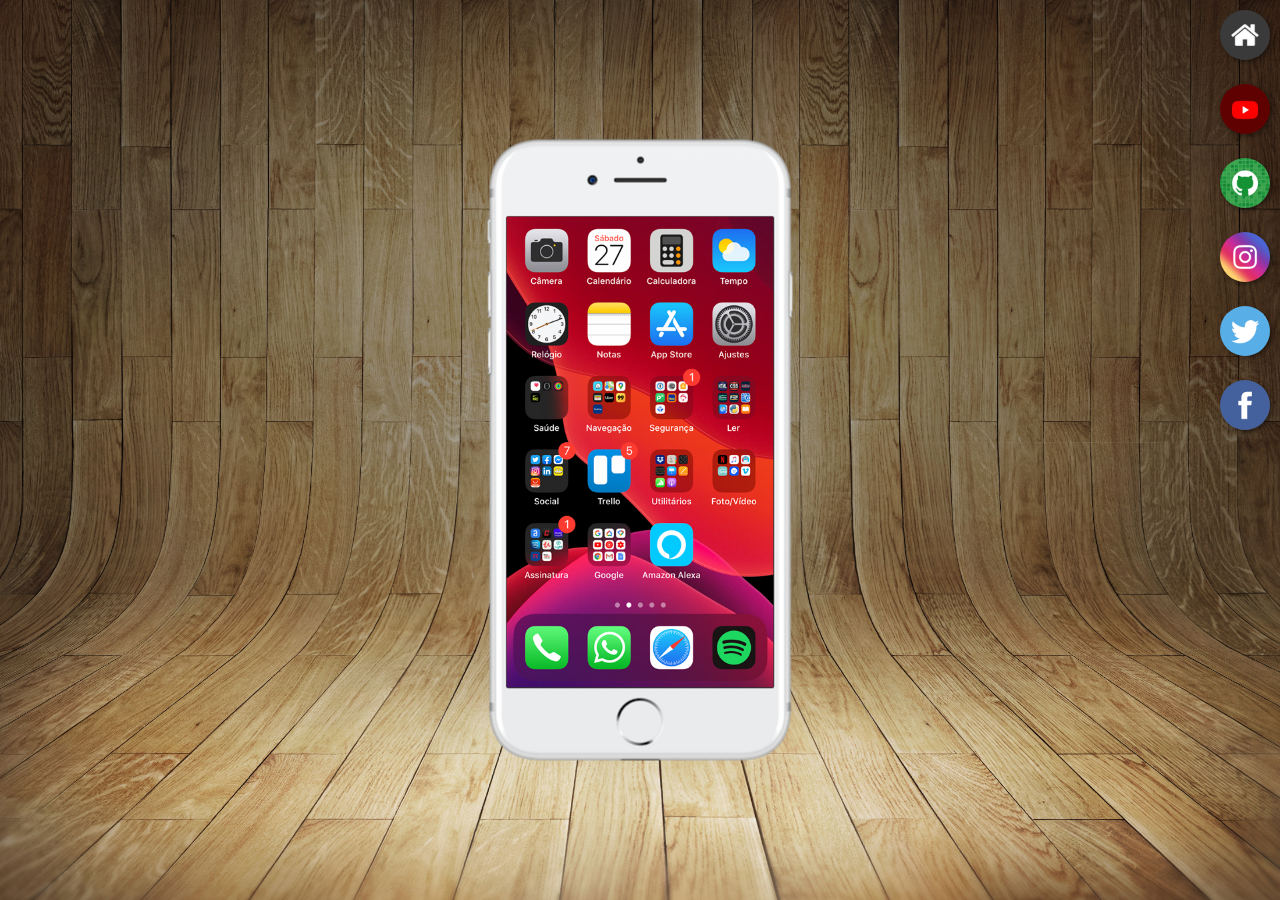
<file: index.html>
<!DOCTYPE html>
<html lang="pt-br">
<head>
    <meta charset="UTF-8">
    <meta name="viewport" content="width=device-width, initial-scale=1.0">
    <title>Document</title>
    <link rel="shortcut icon" href="imagens/favicon.ico" type="image/x-icon">
    <link rel="stylesheet" href="estilos/style.css">
</head>
<body>
    <main><!-- o name serve para referenciar a links e formularios dentro do proprio html sem css. no caso do link referencia o iframe de name tela onde será carregado o link sem sobrepor a page ou abrir outra. direciona ao iframe name tela-->
        <section id="telefone">
            <iframe src="home.html" frameborder="0" name="tela" id="tela"> Seu navegador não é compativel </iframe>
        </section>
        <section id="redes">
            <a href="home.html" target="tela"><img src="imagens/imagens/logo-home.jpg" alt="Home"></a>  <br>
            <a href="youtube.html" target="tela"><img src="imagens/imagens/logo-youtube.jpg" alt="Youtube"></a> <br>
            <a href="github.html" target="tela"><img src="imagens/imagens/logo-github.jpg" alt="Github"></a> <br>
            <a href="instagram.html" target="tela"><img src="imagens/imagens/logo-instagram.jpg" alt="Instagram"></a> <br>
            <a href="twitter.html" target="tela"><img src="imagens/imagens/logo-twitter.jpg" alt="X"></a> <br>
            <a href="#" target="tela"><img src="imagens/imagens/logo-facebook.jpg" alt="Facebook"></a>
        </section>
    </main>
</body>
</html>
</file>
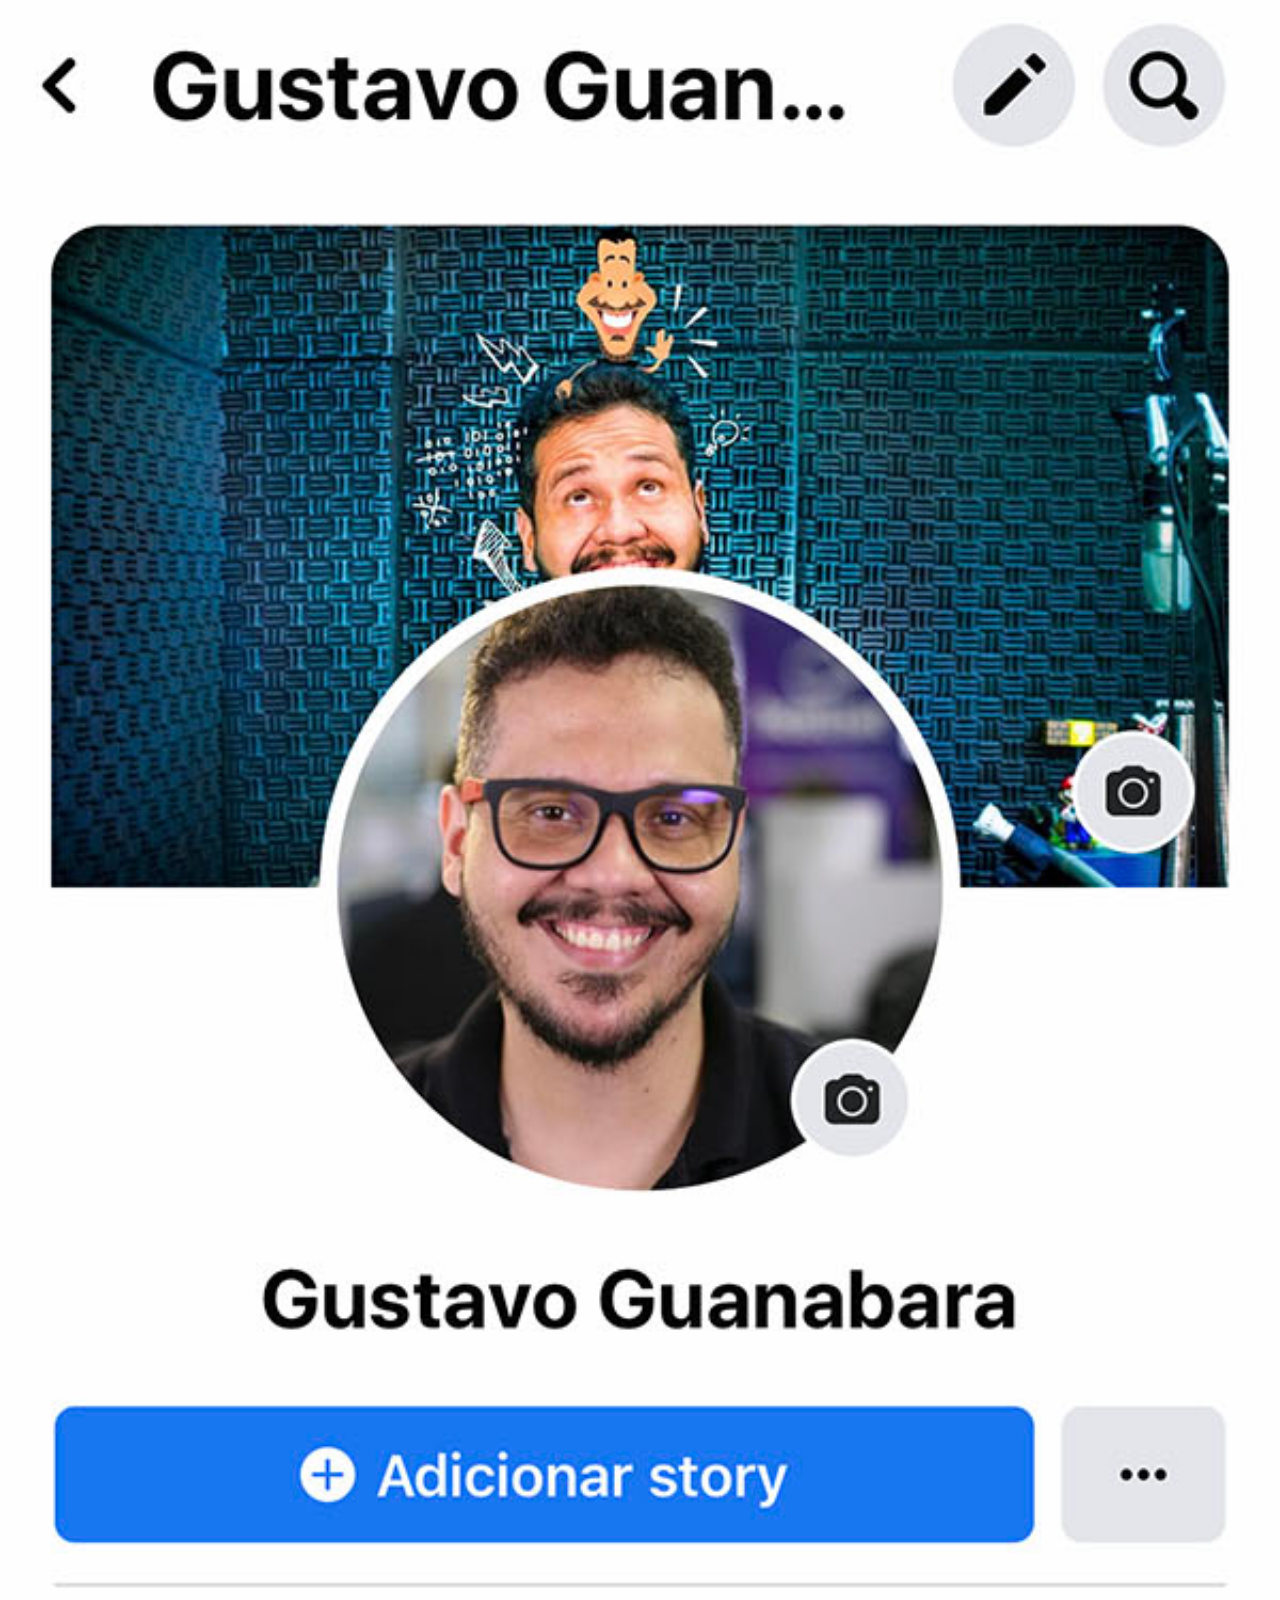
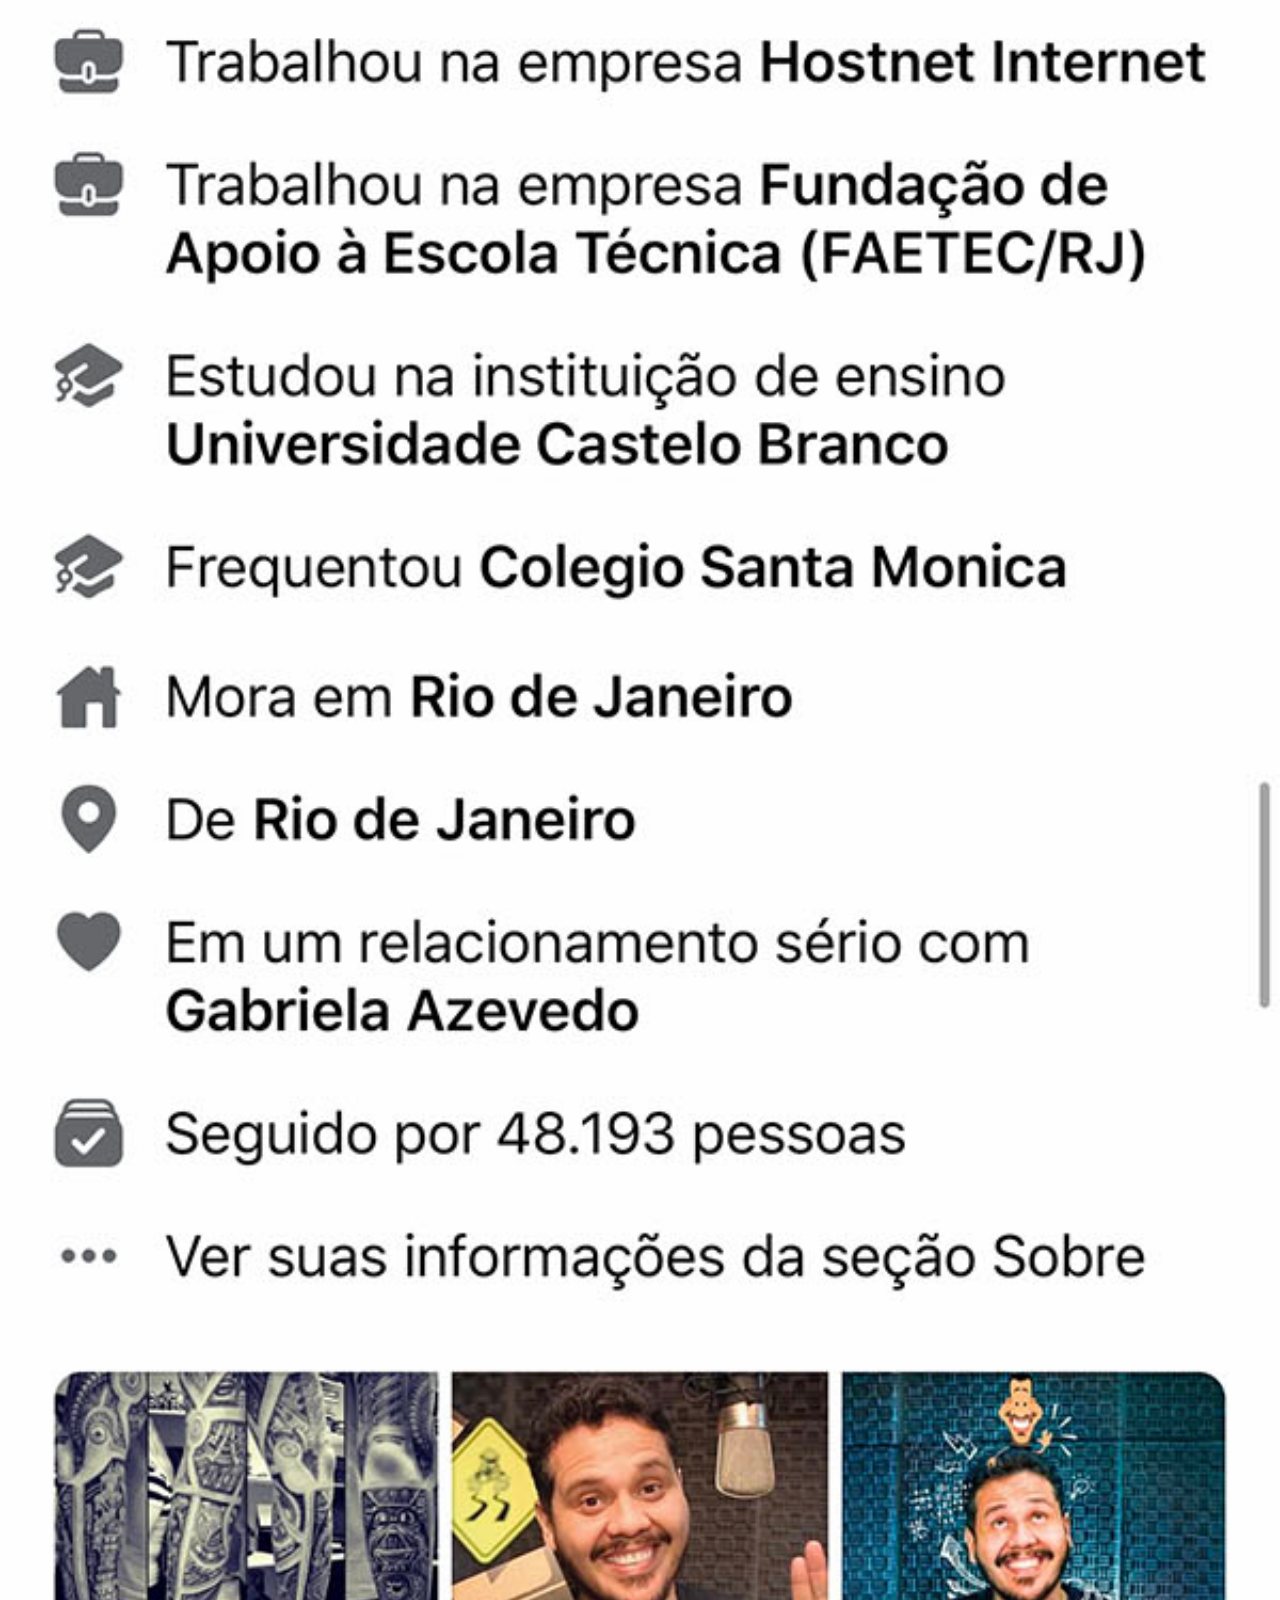
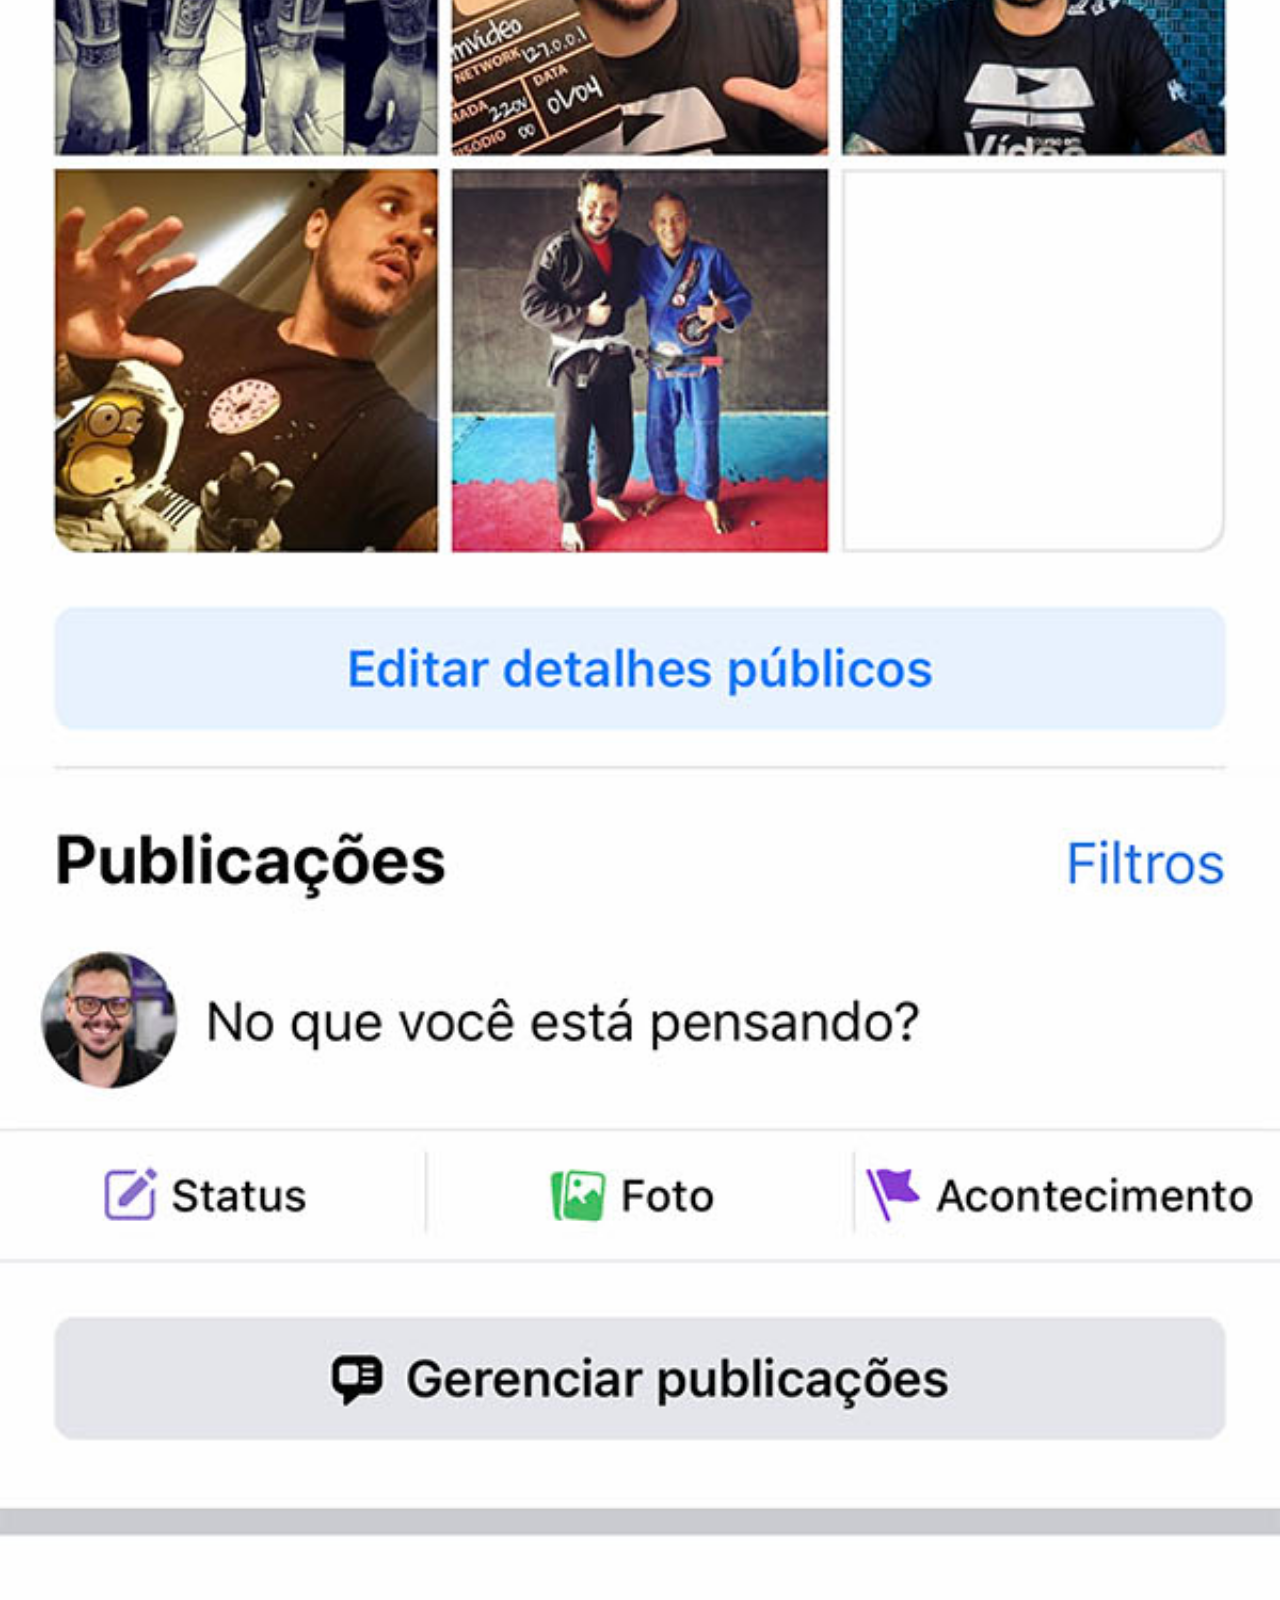
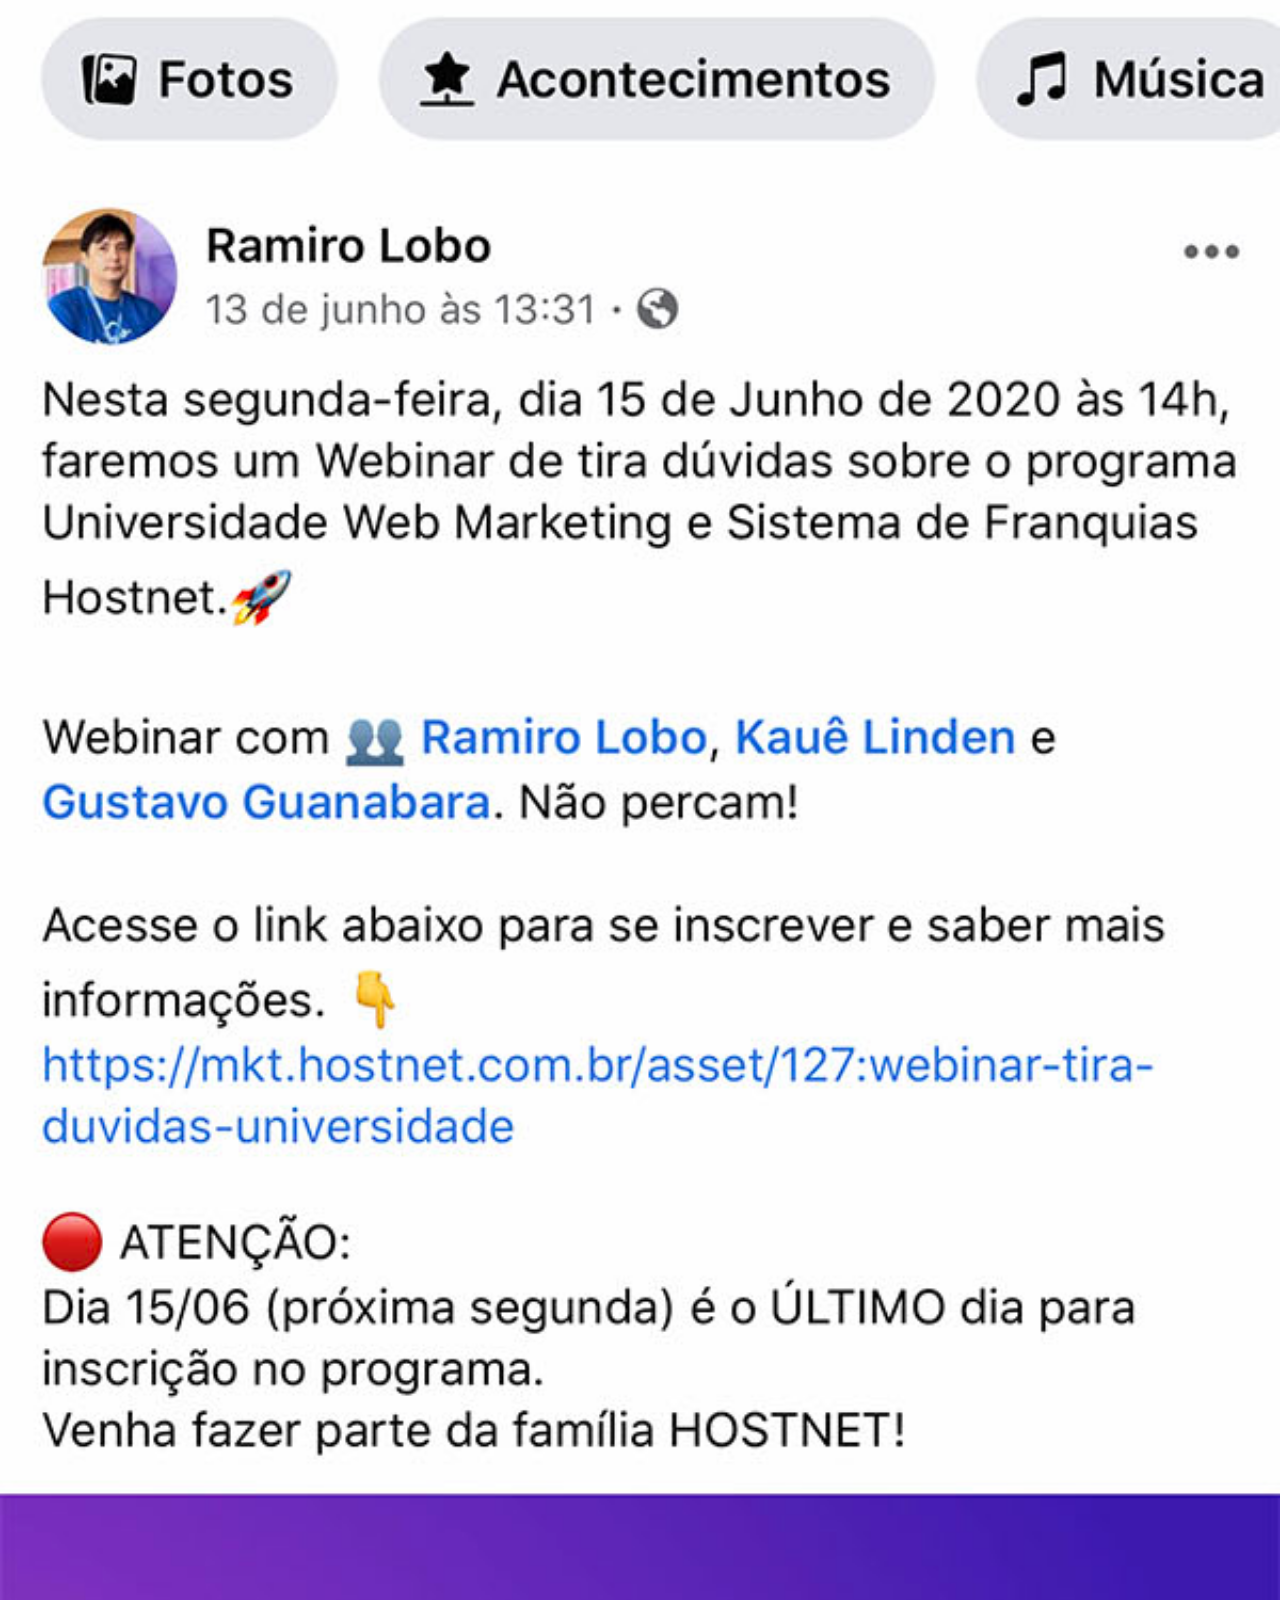
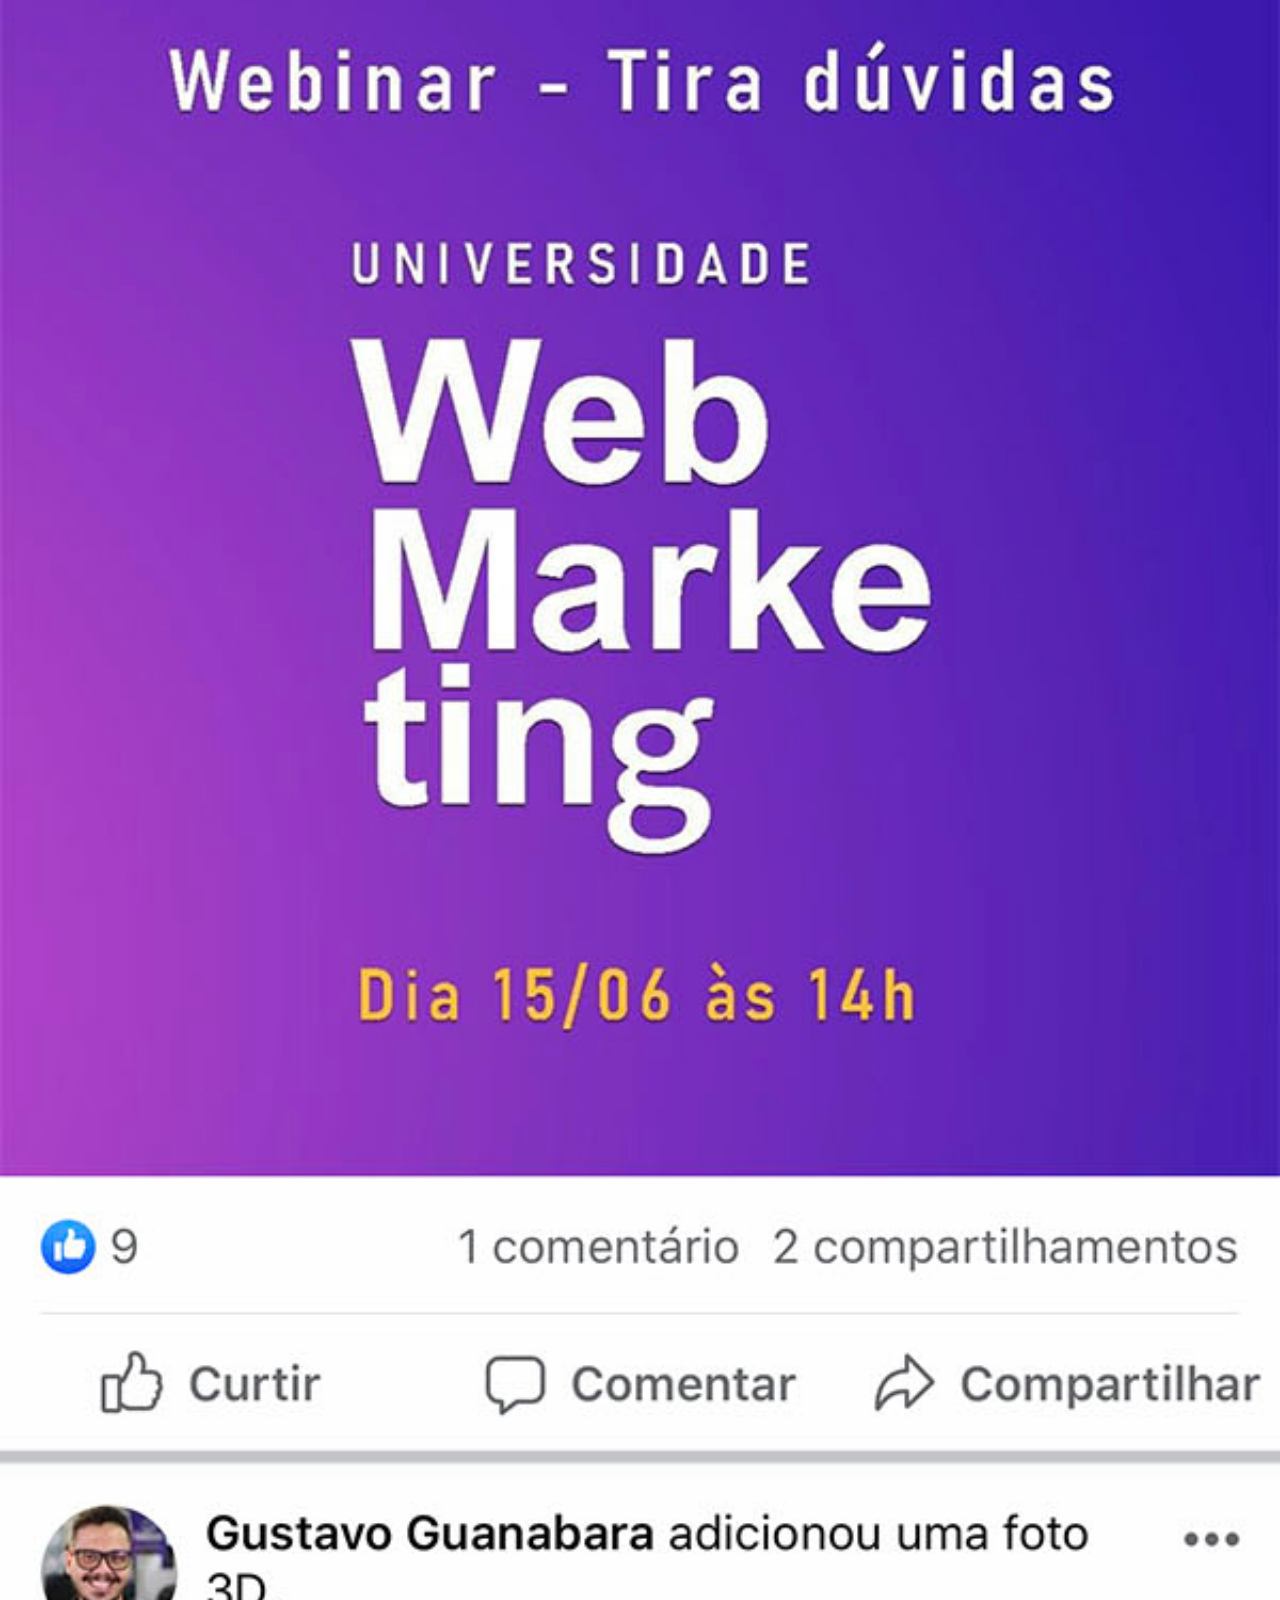
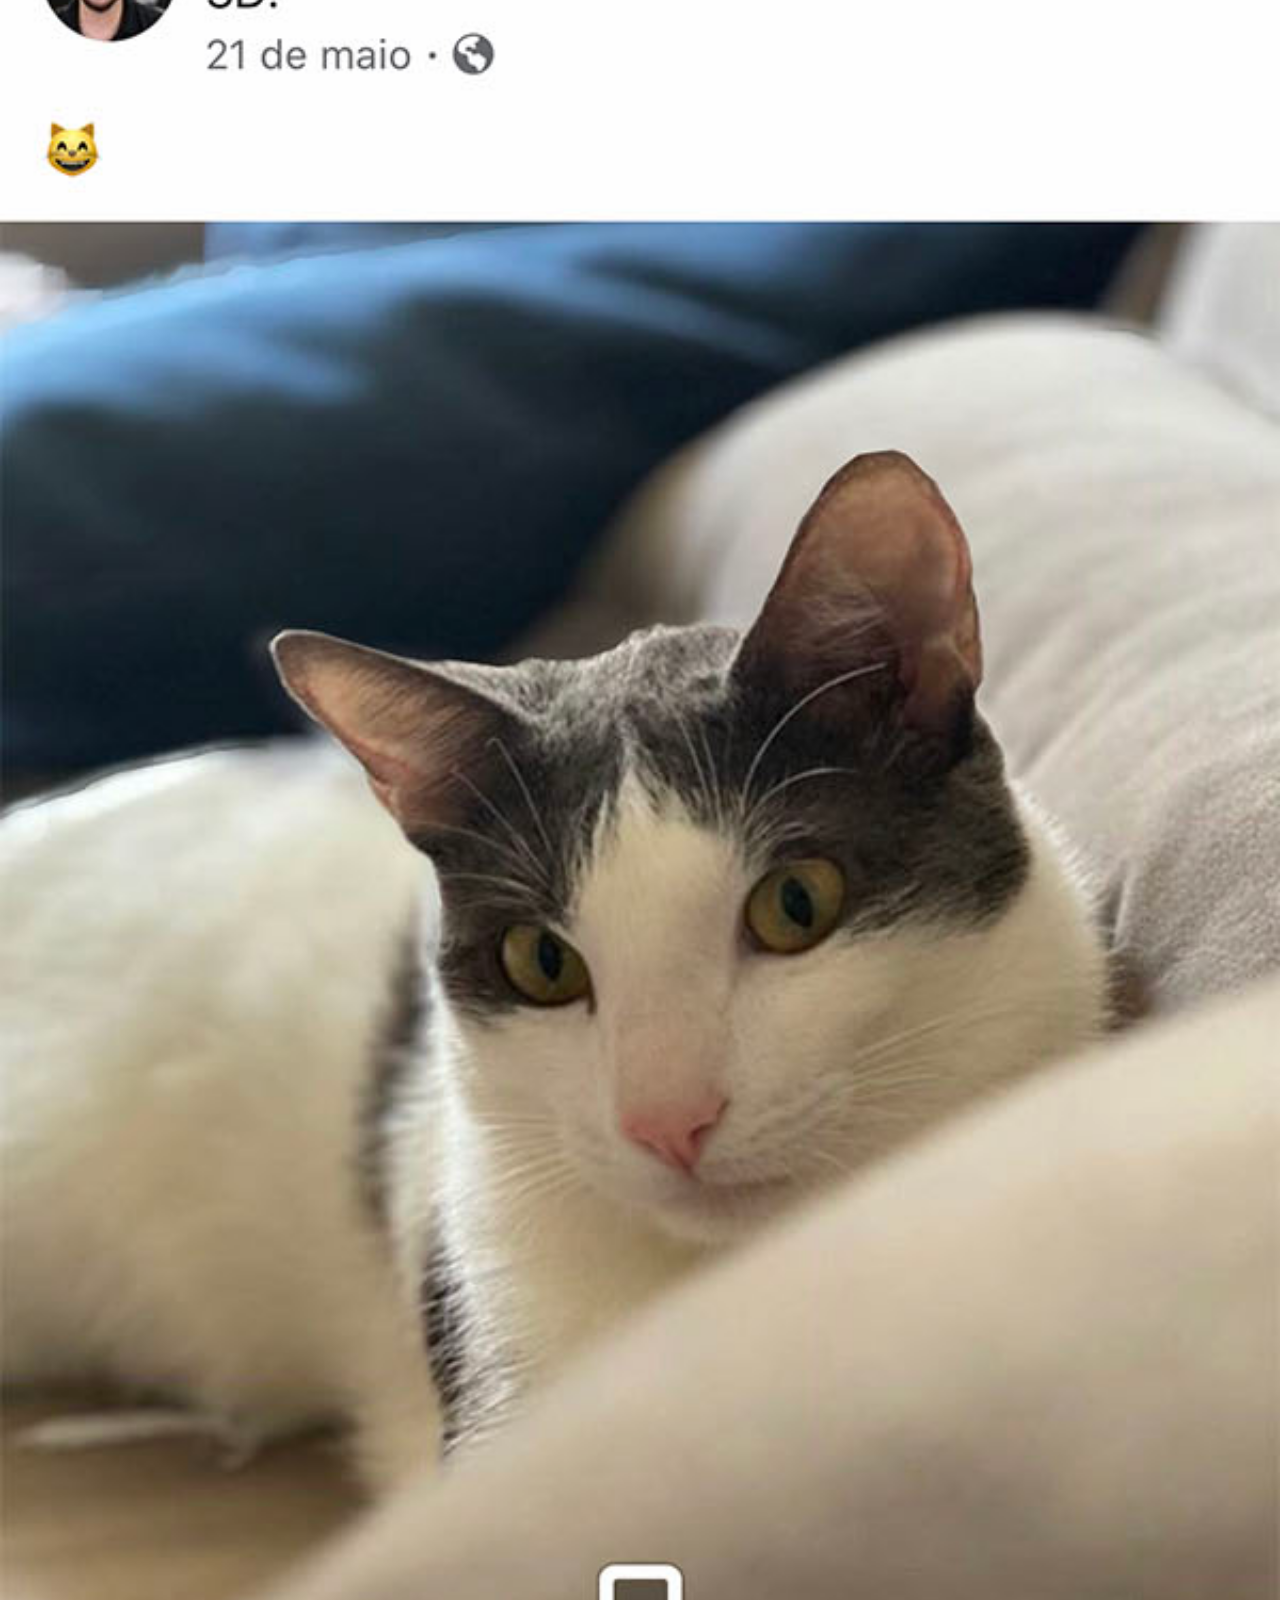
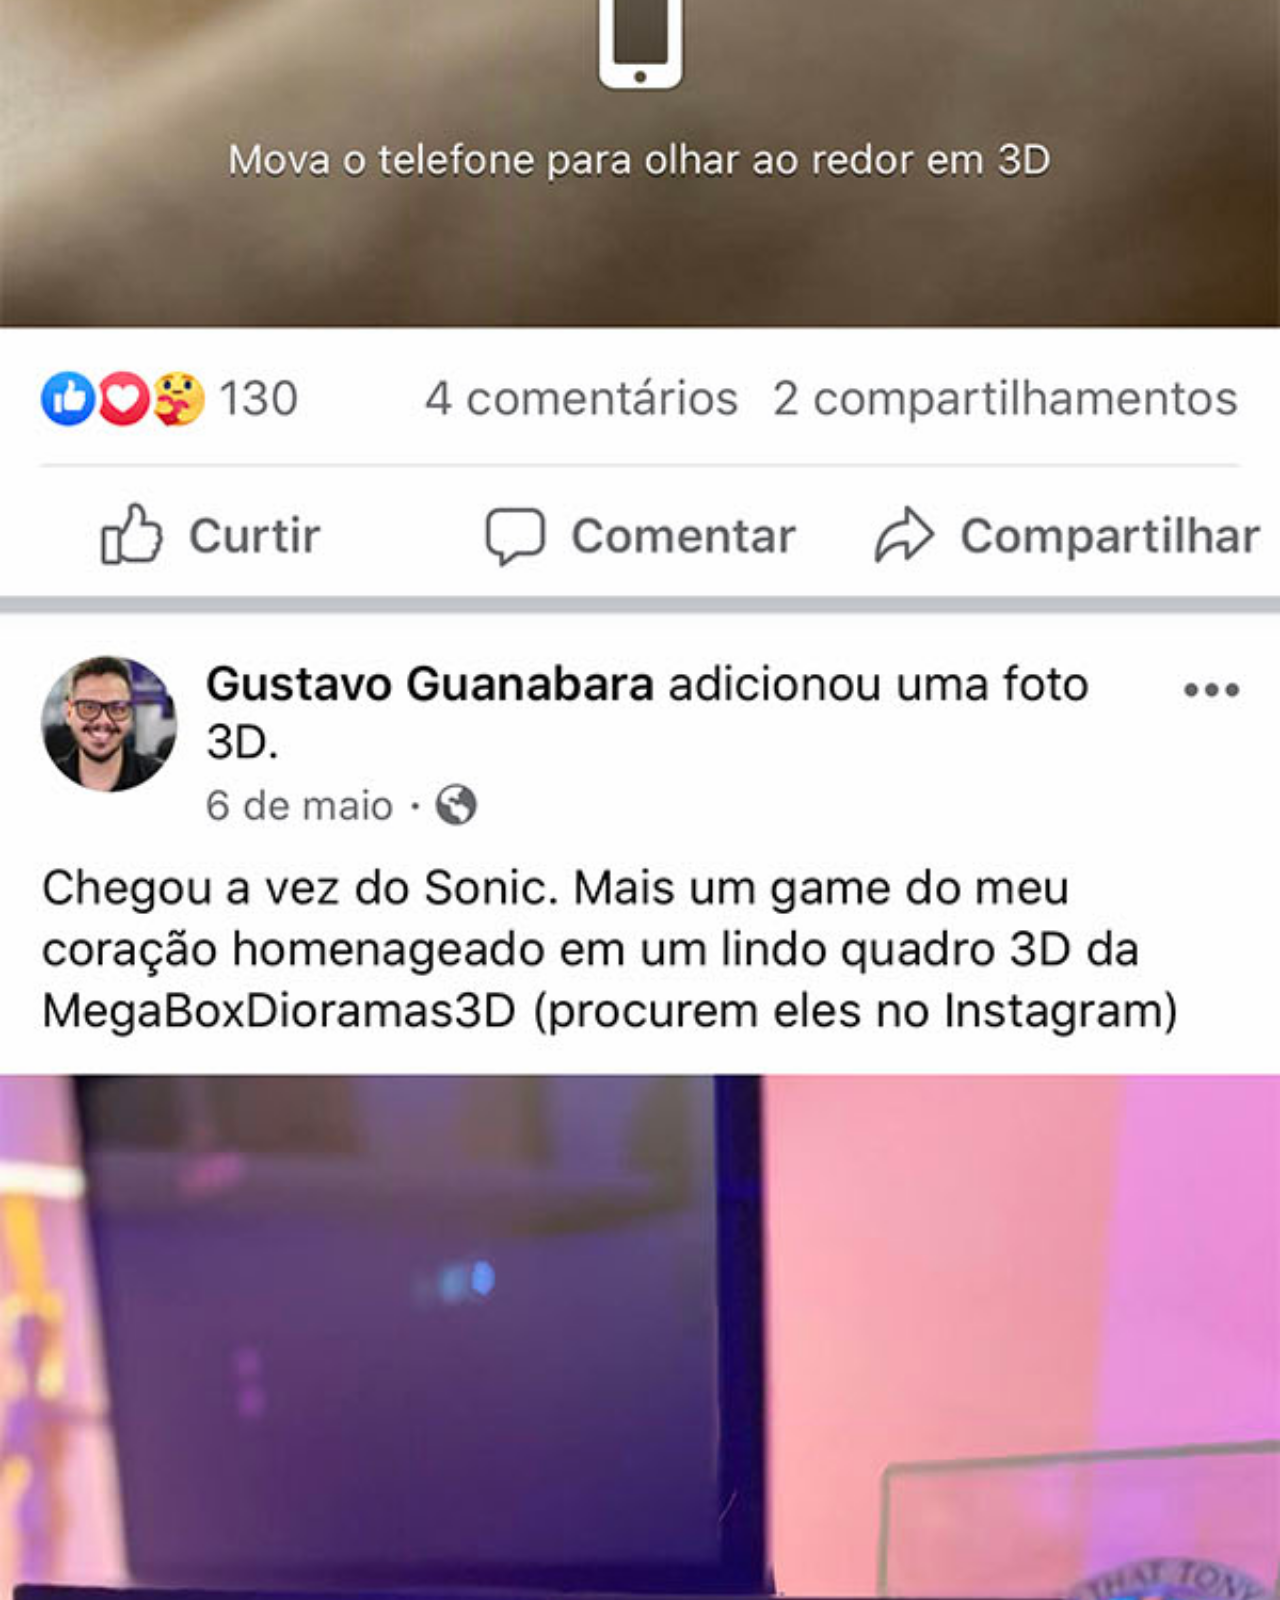
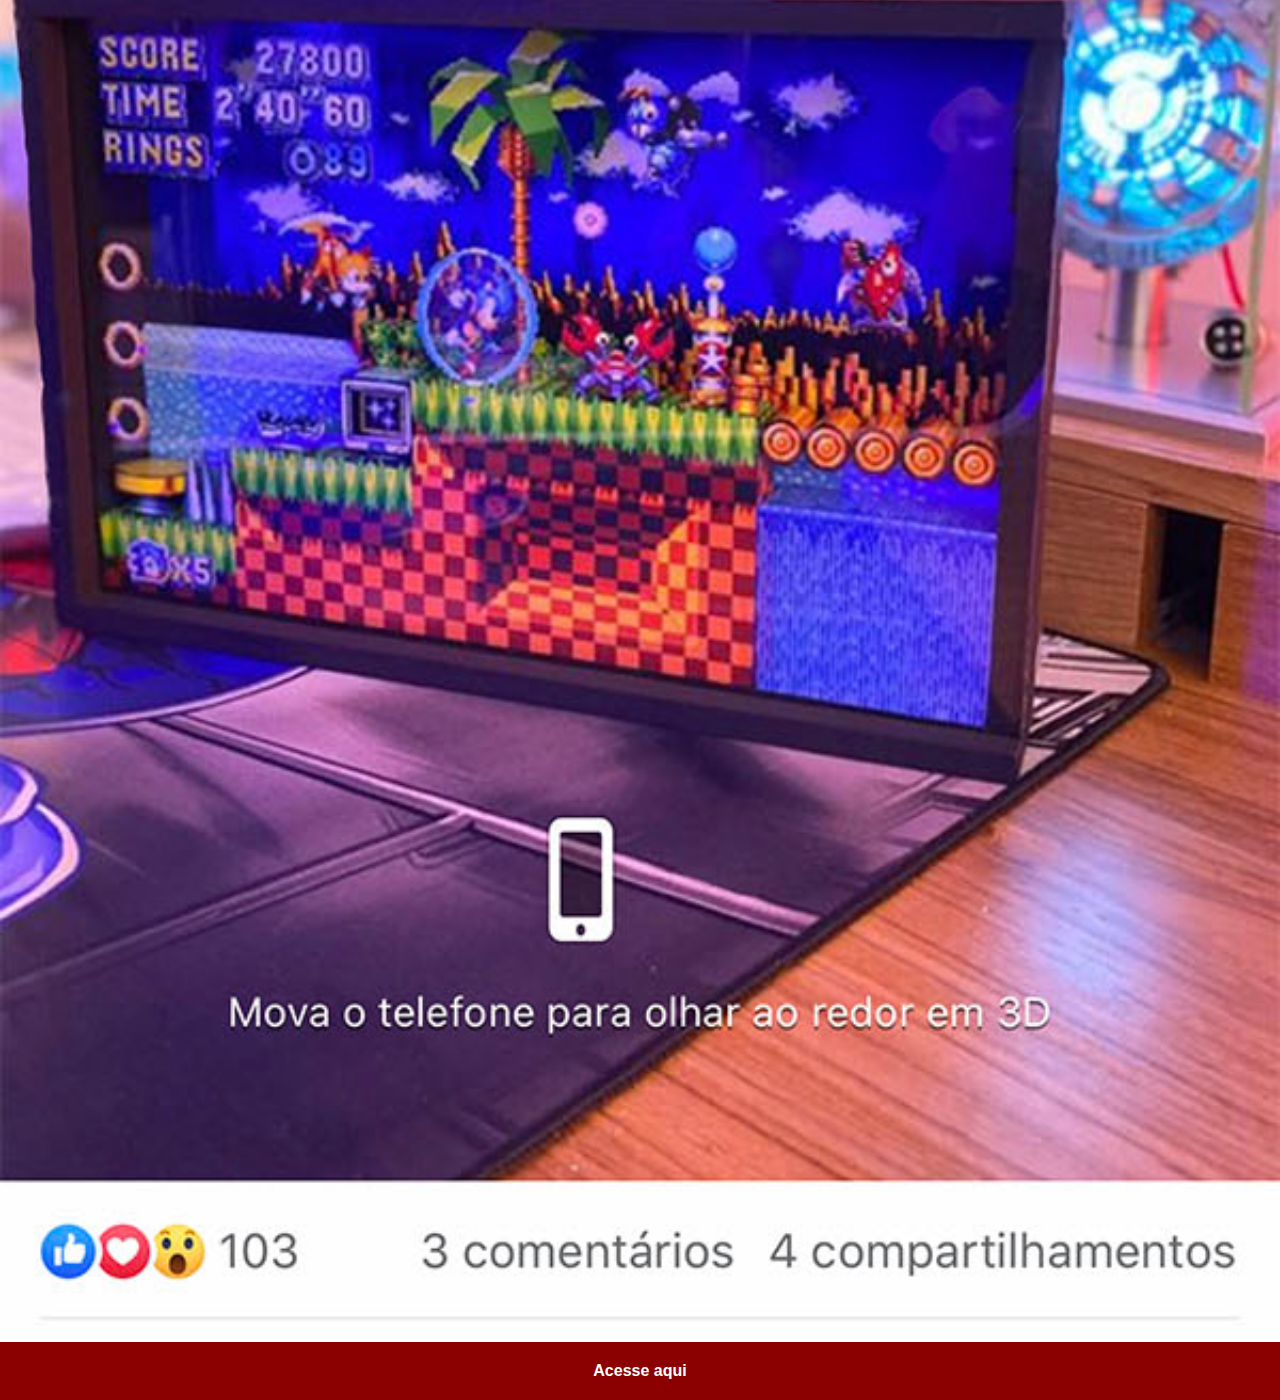
<file: facebook.html>
<!DOCTYPE html>
<html lang="pt-br">
<head>
    <meta charset="UTF-8">
    <meta name="viewport" content="width=device-width, initial-scale=1.0">
    <title>Facebook</title>
    <link rel="stylesheet" href="estilos/stylesociais.css">
</head>
<body>
    <img src="imagens/imagens/tela-facebook.jpg" alt="facebook">
    <a href="https://www.facebook.com/CursosEmVideo">Acesse aqui</a>
</body>
</html>
</file>
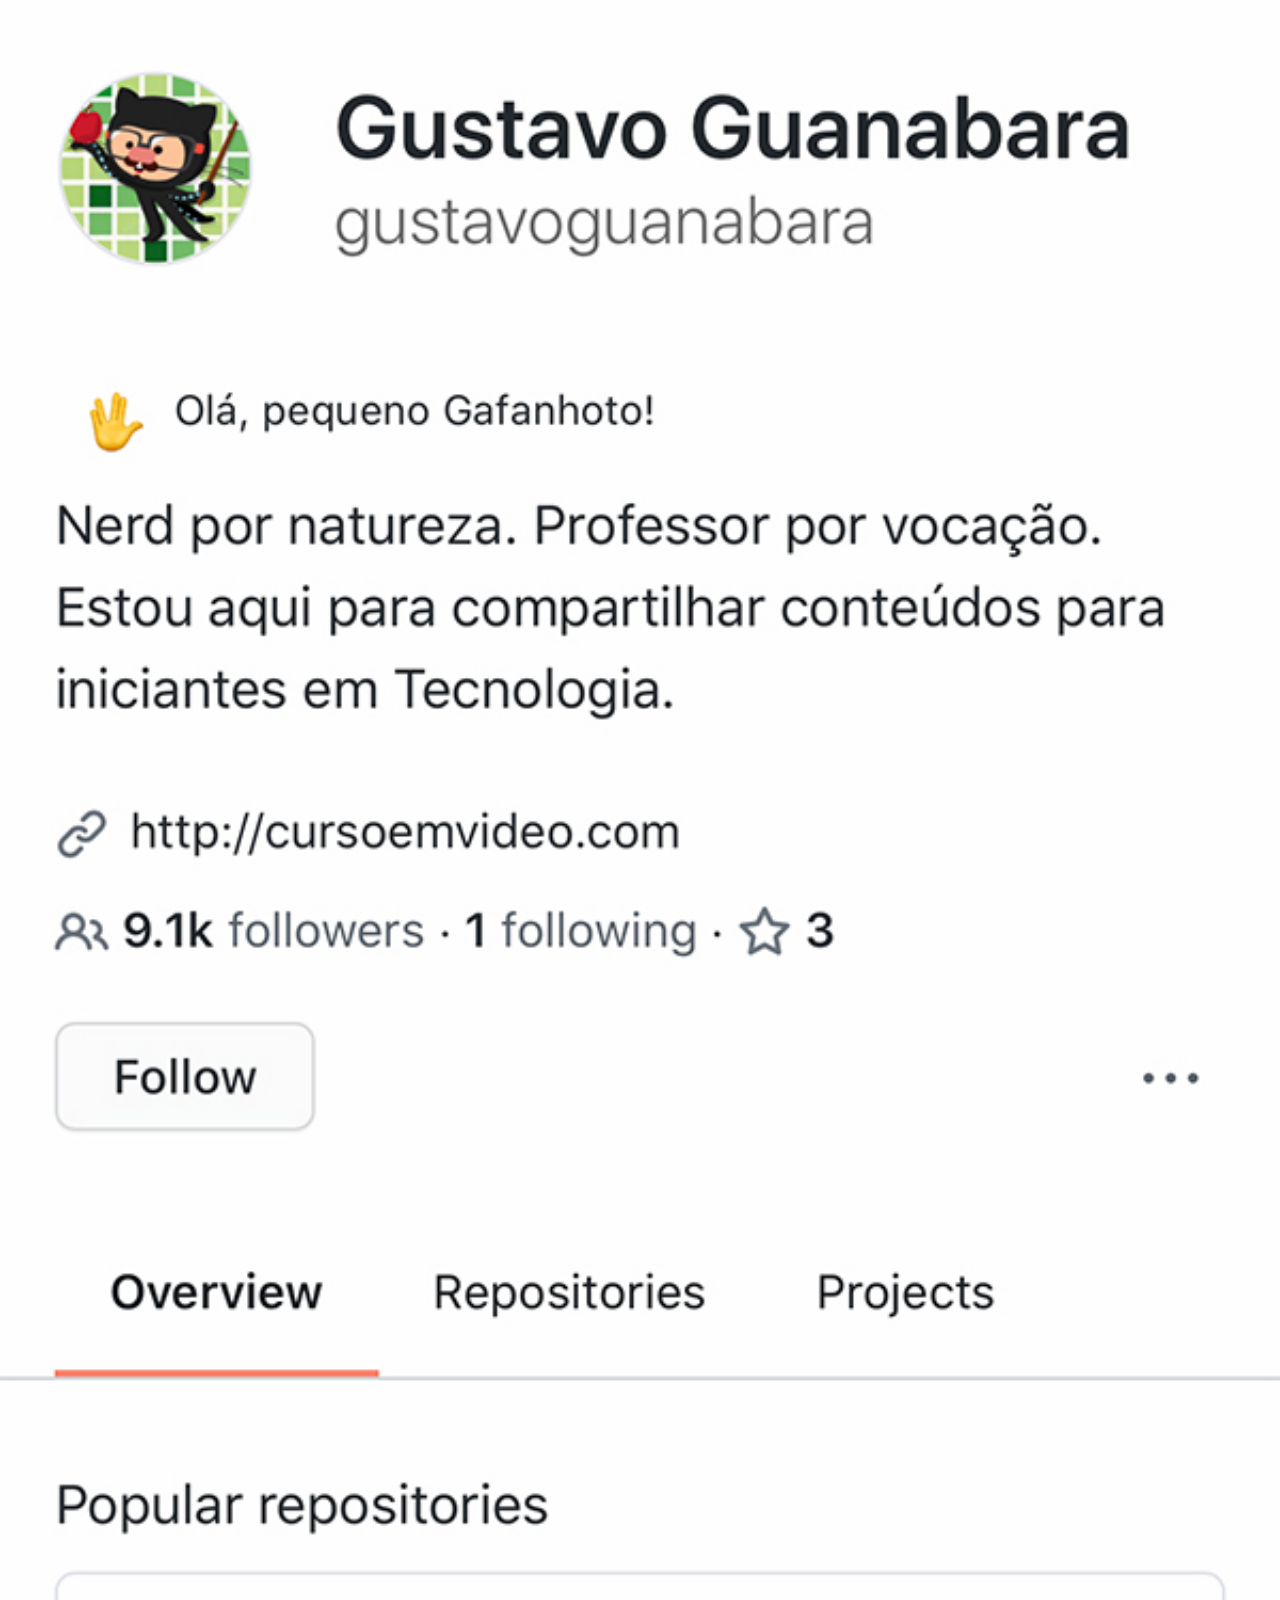
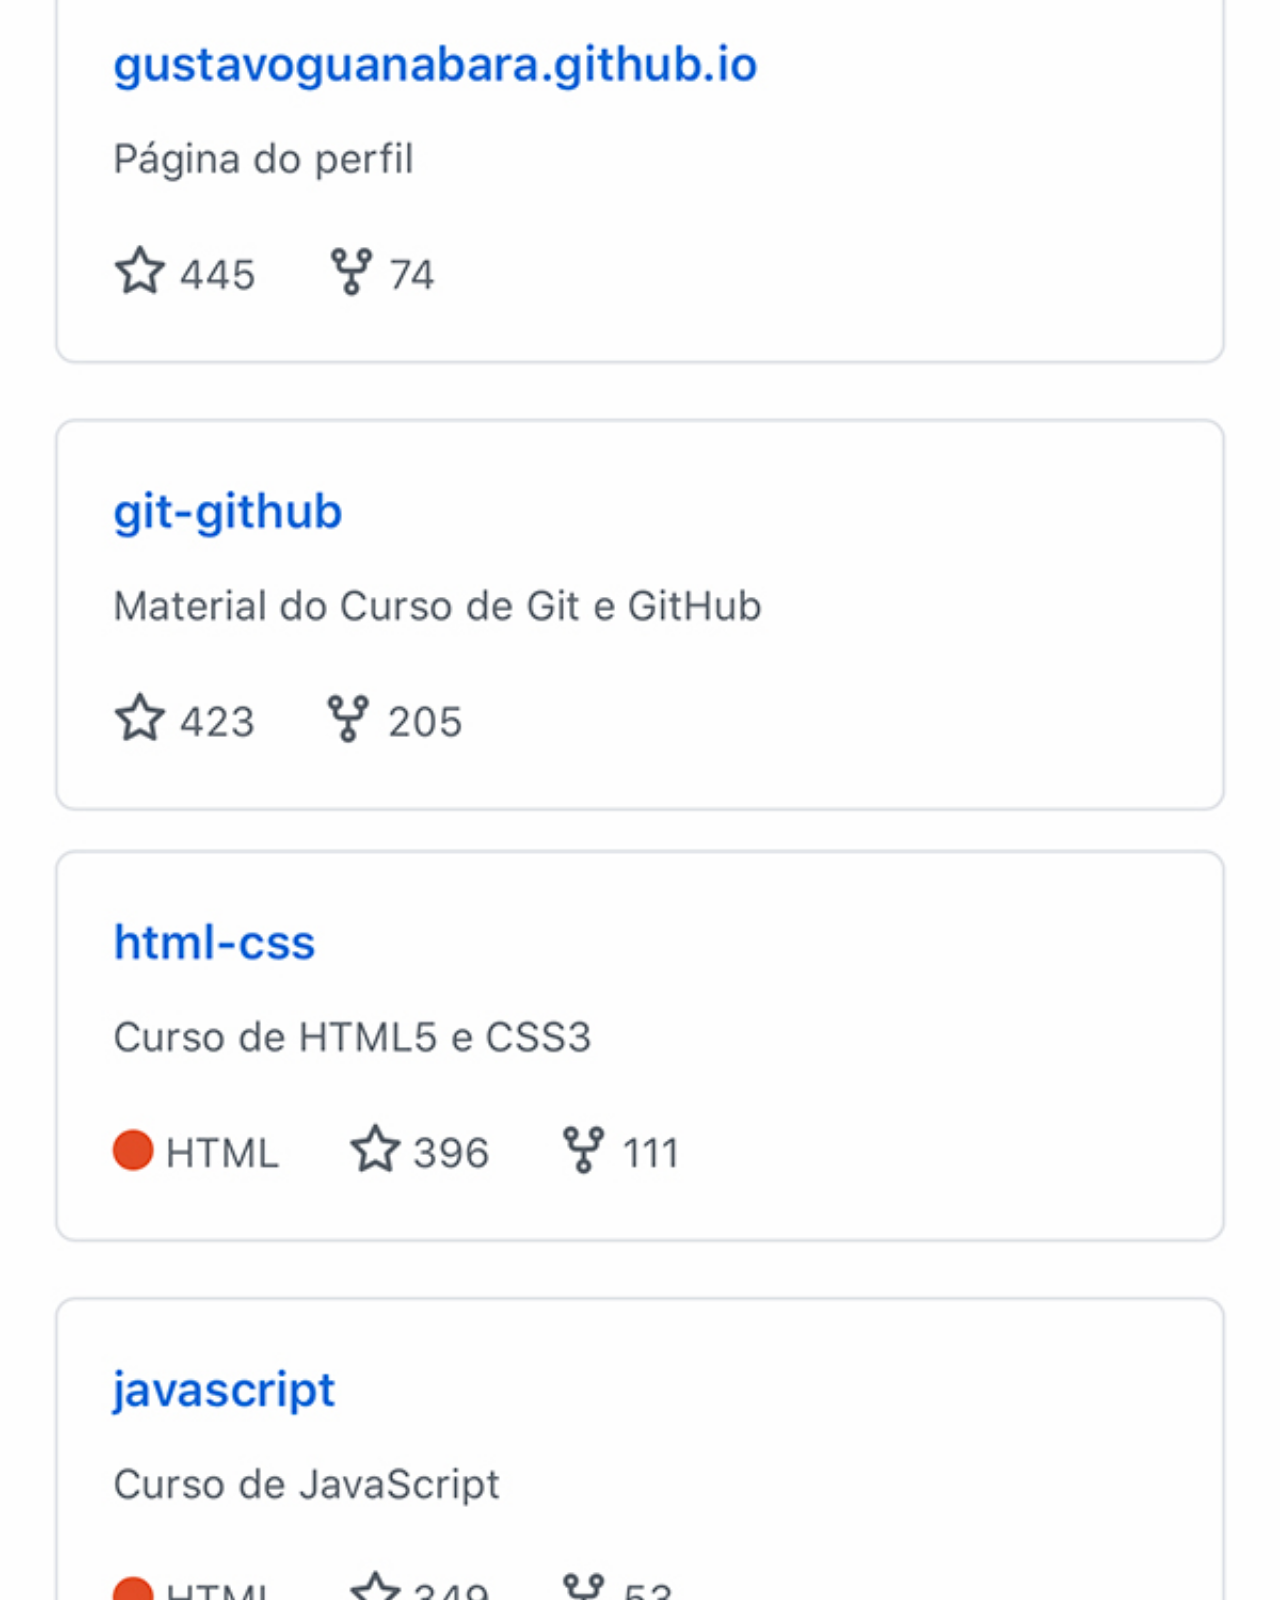
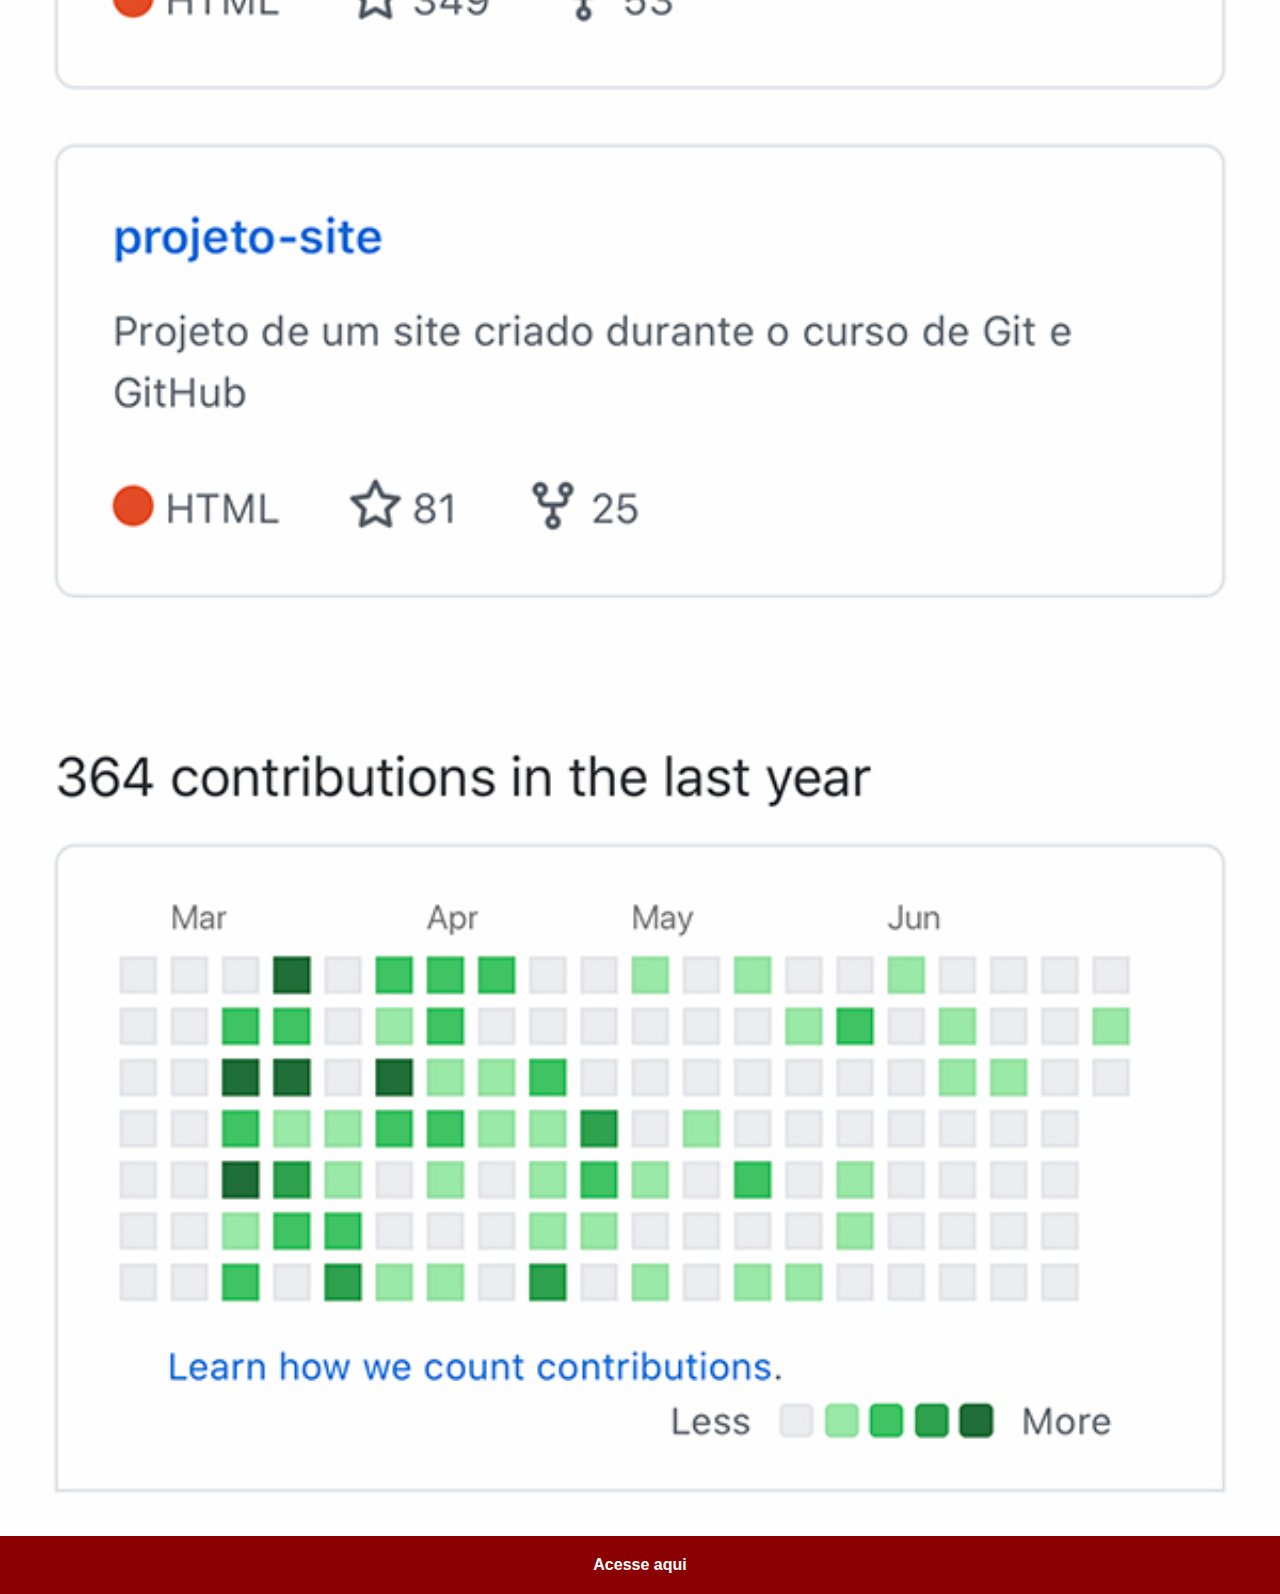
<file: github.html>
<!DOCTYPE html>
<html lang="pt-br">
<head>
    <meta charset="UTF-8">
    <meta name="viewport" content="width=device-width, initial-scale=1.0">
    <title>Github</title>
    <link rel="stylesheet" href="estilos/stylesociais.css">
</head>
<body>
    <img src="imagens/imagens/tela-github.jpg" alt="Github">
    <a href="https://gustavoguanabara.github.io/" target="_blank">Acesse aqui</a>
    
</body>
</html>
</file>
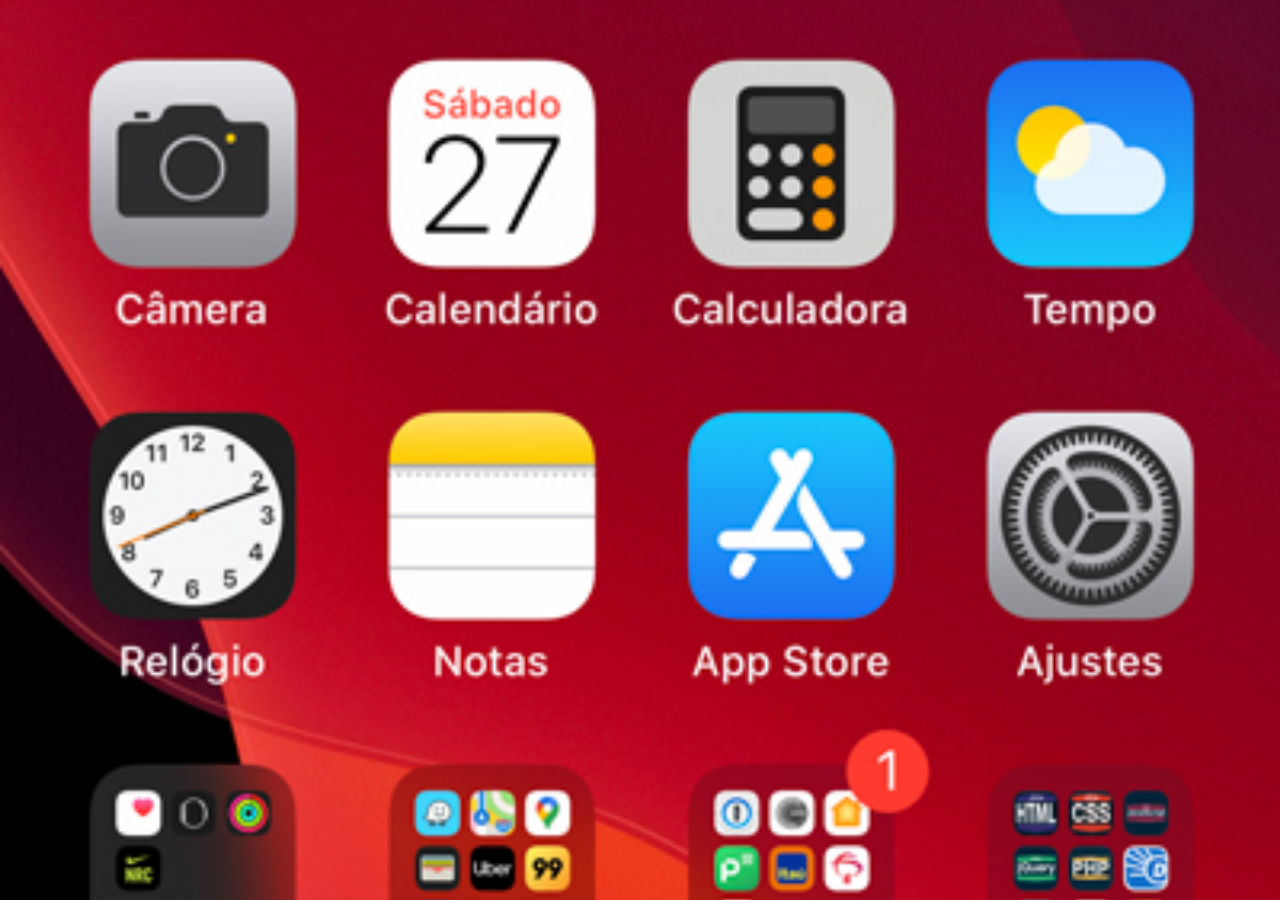
<file: home.html>
<!DOCTYPE html>
<html lang="pt-br">
<head>
    <meta charset="UTF-8">
    <meta name="viewport" content="width=device-width, initial-scale=1.0">
    <title>Home</title>
    <style>
        *{
            margin: 0px;
            padding: 0px;
        }
        body{
            width: 100vw;
            height: 100vh;
            background: black url(imagens/imagens/tela-home.jpg) no-repeat top center;
            background-size: cover;
        }
    </style>
</head>
<body>
    
</body>
</html>
</file>
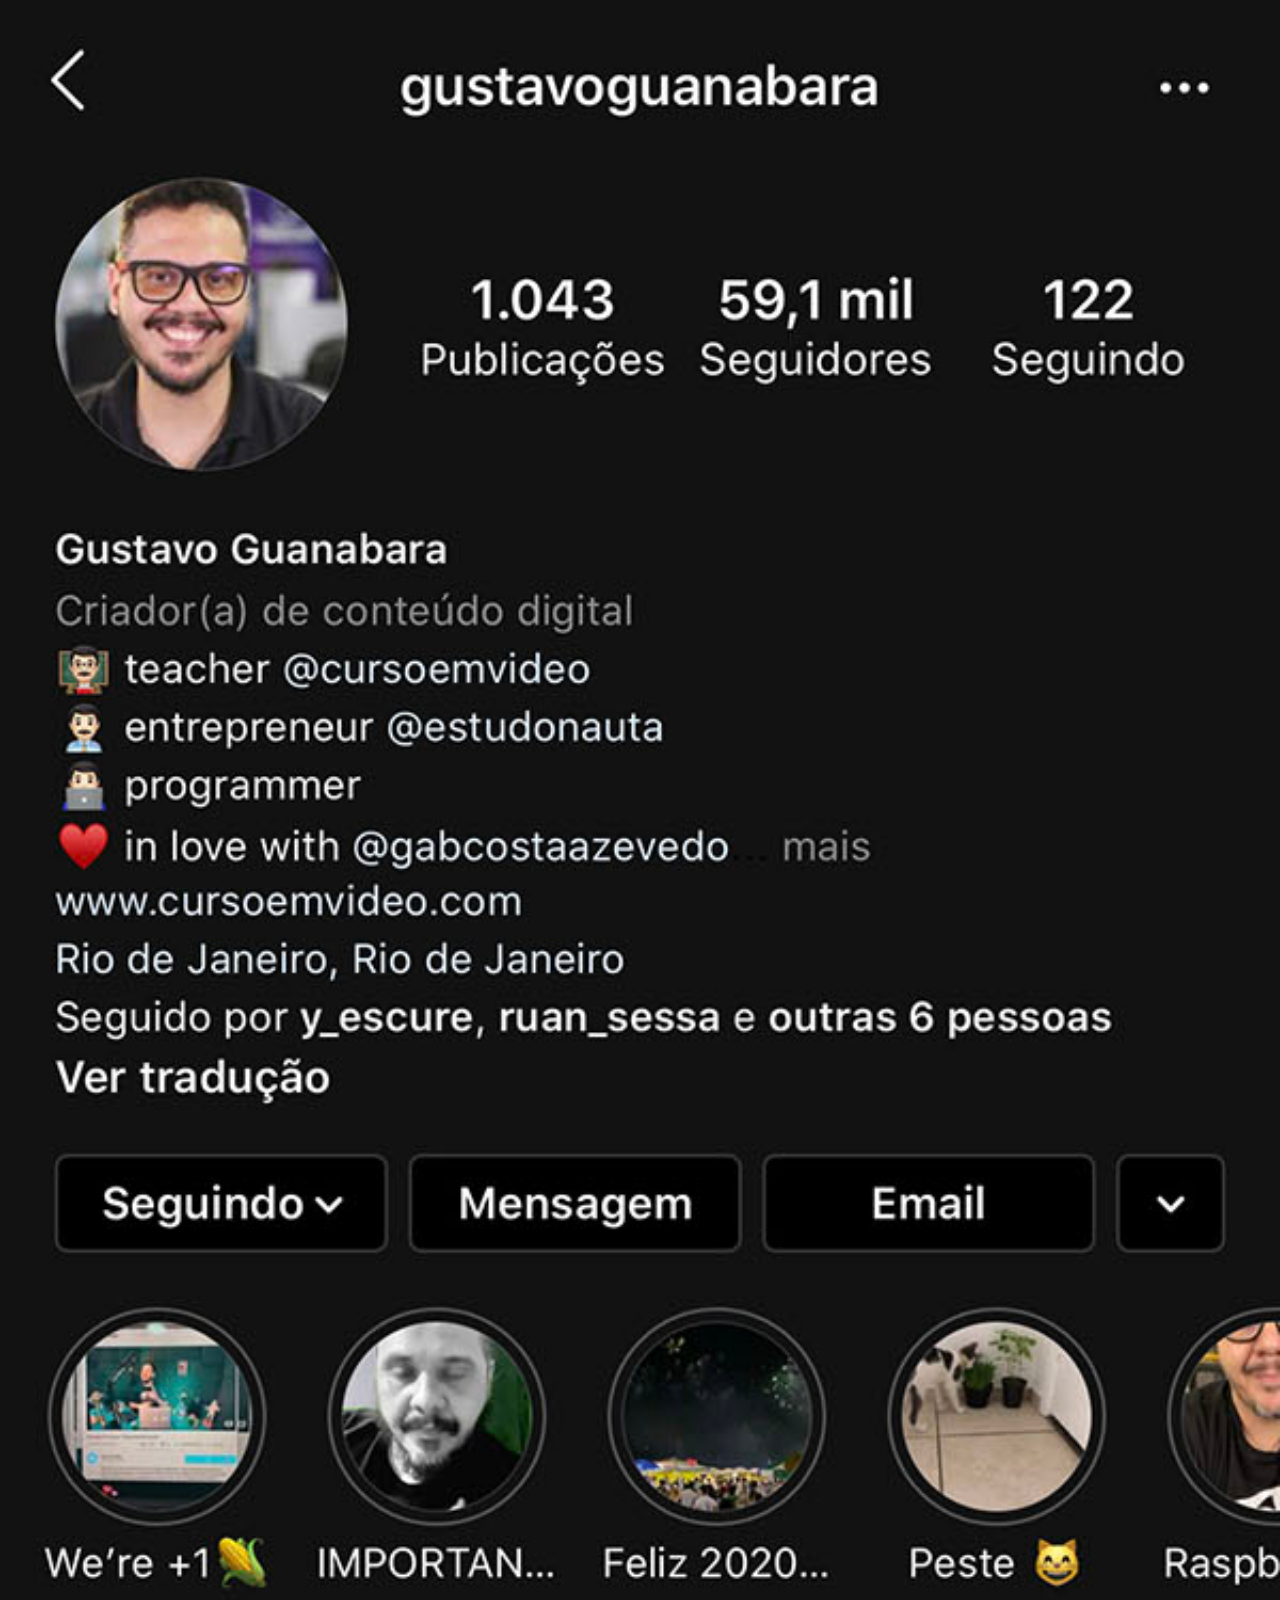
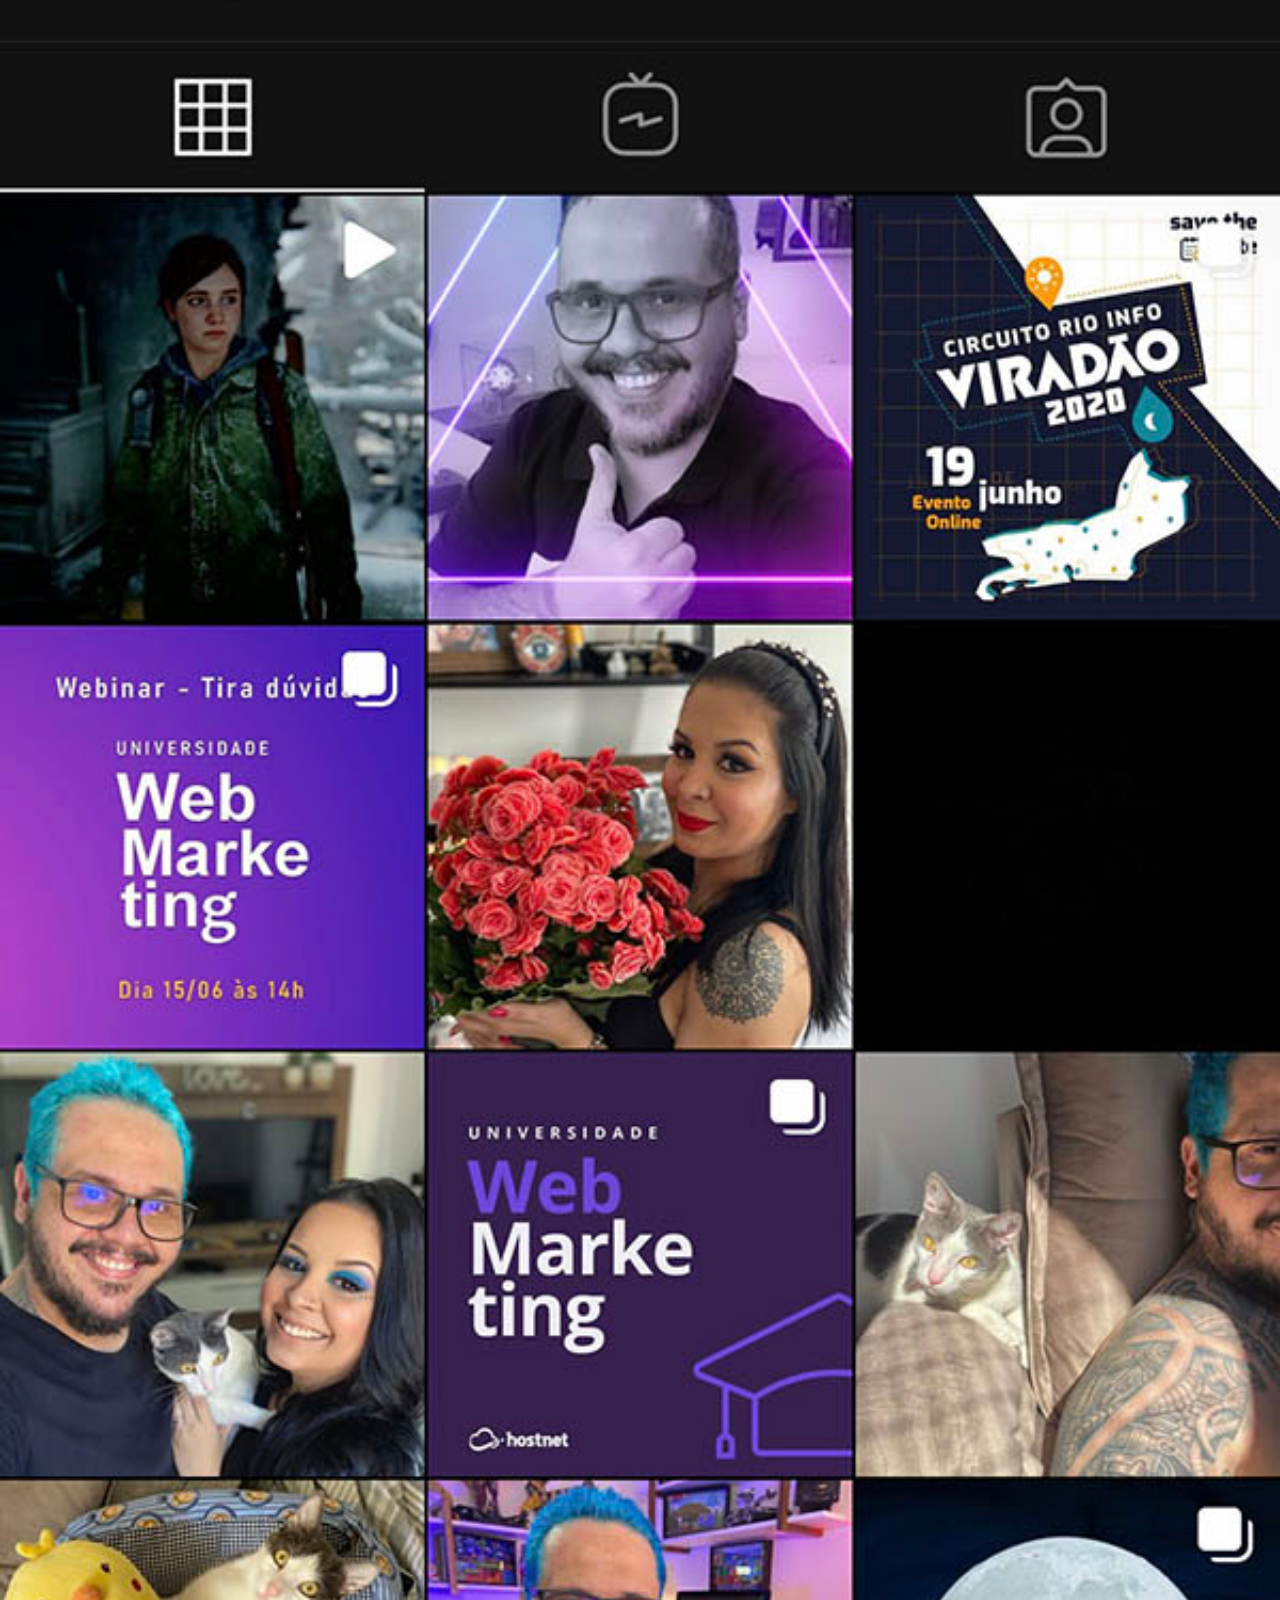
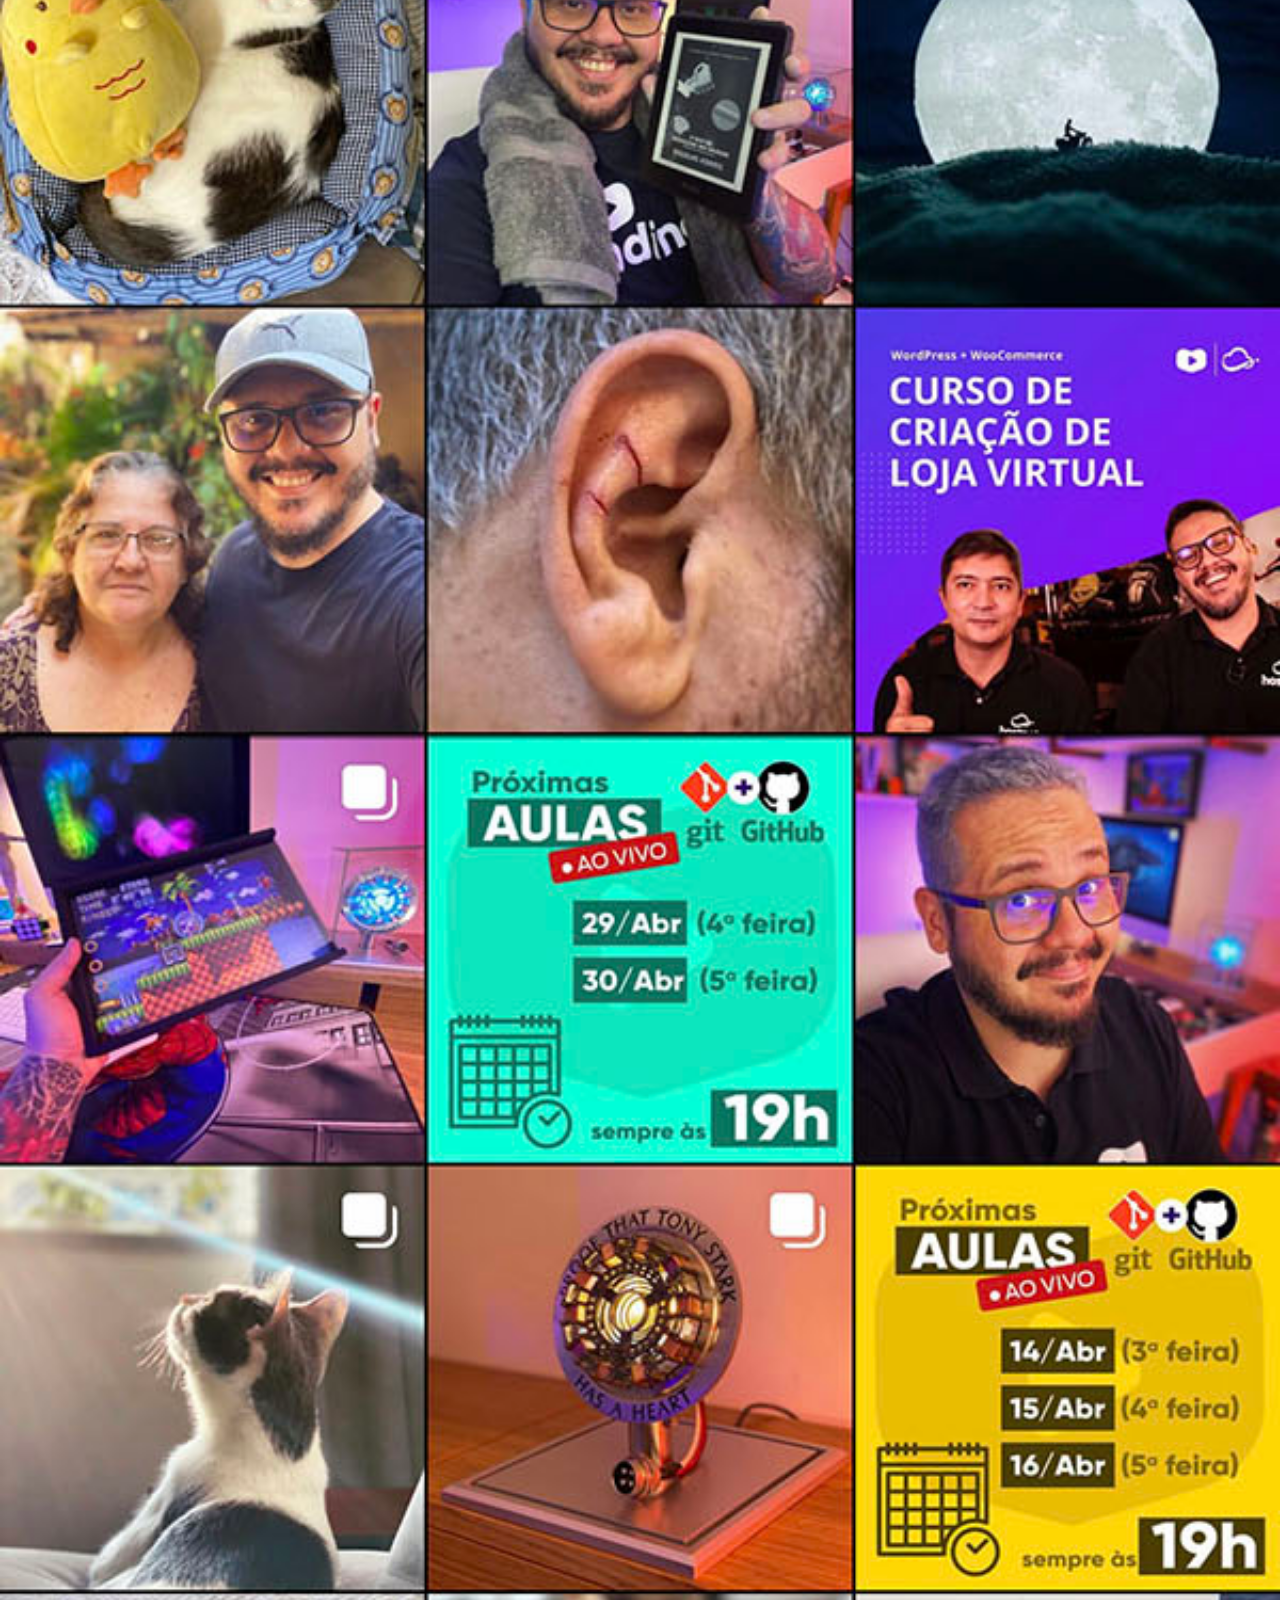
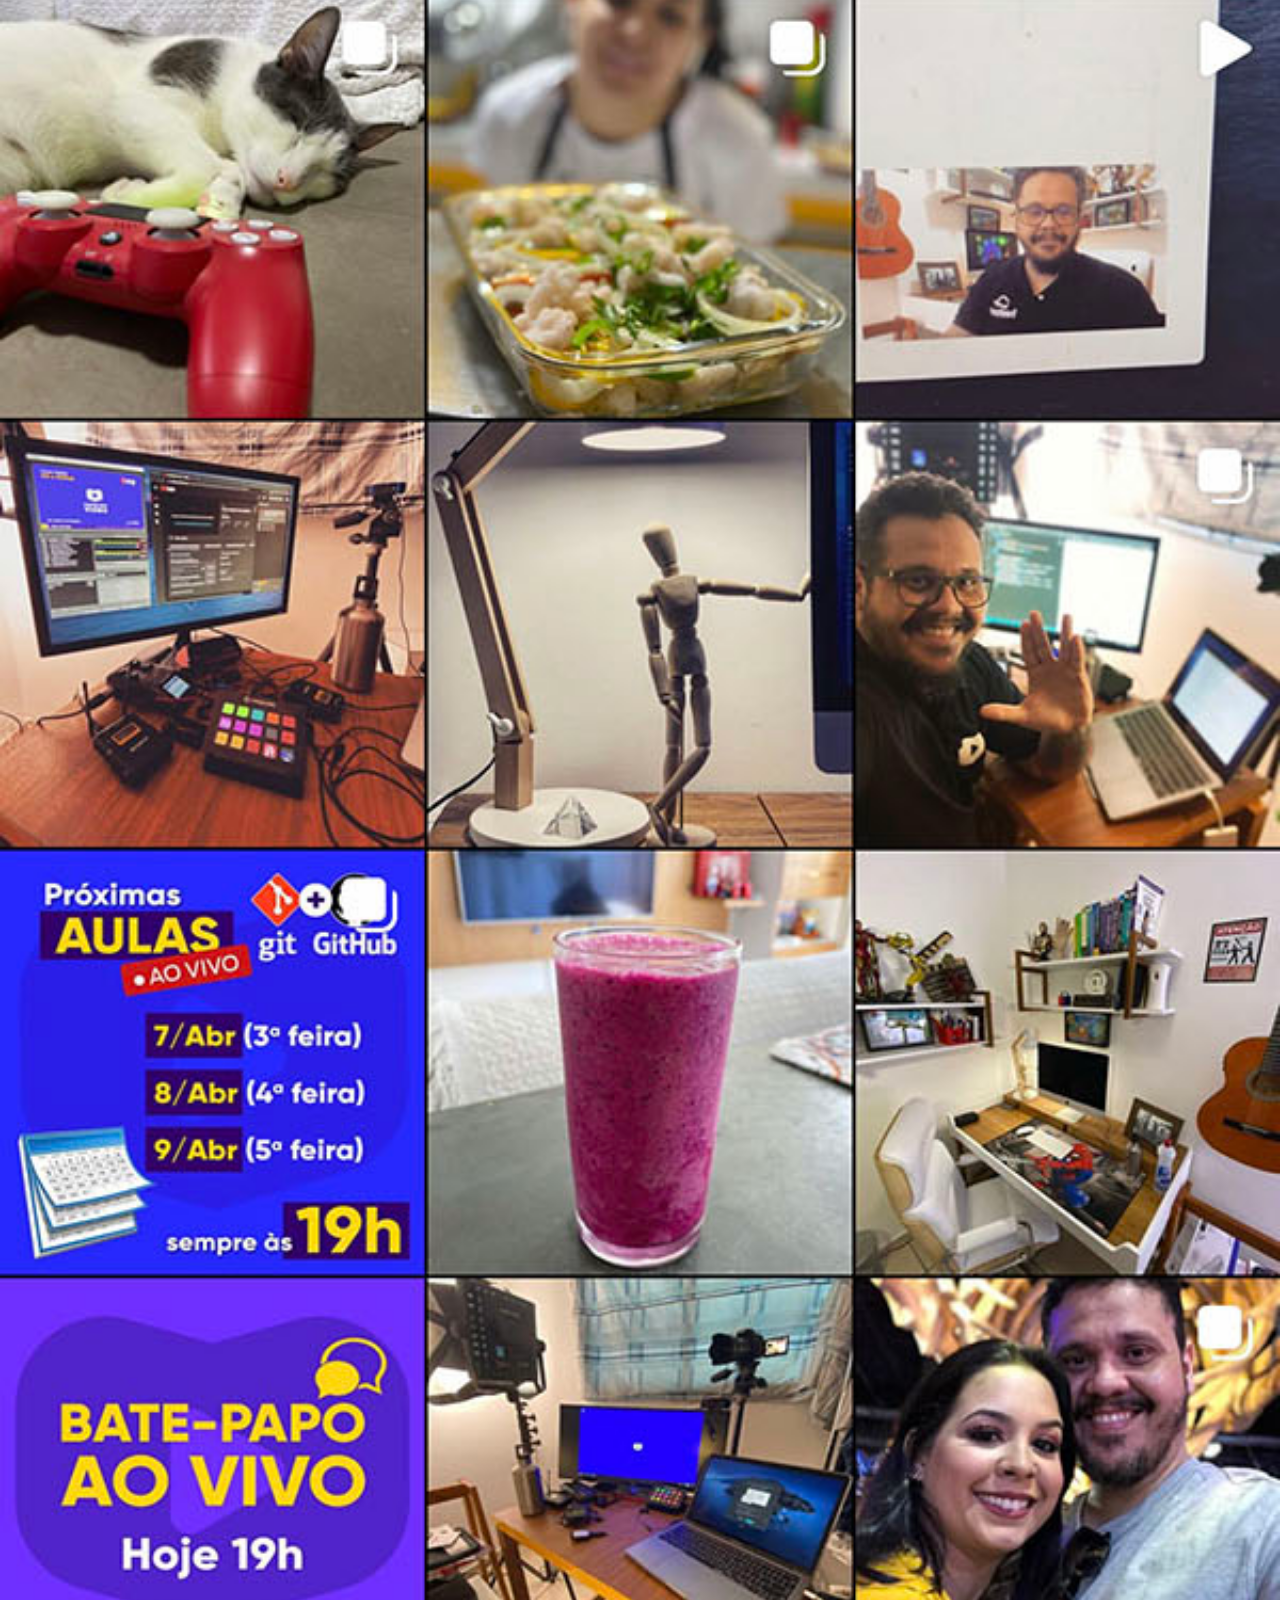
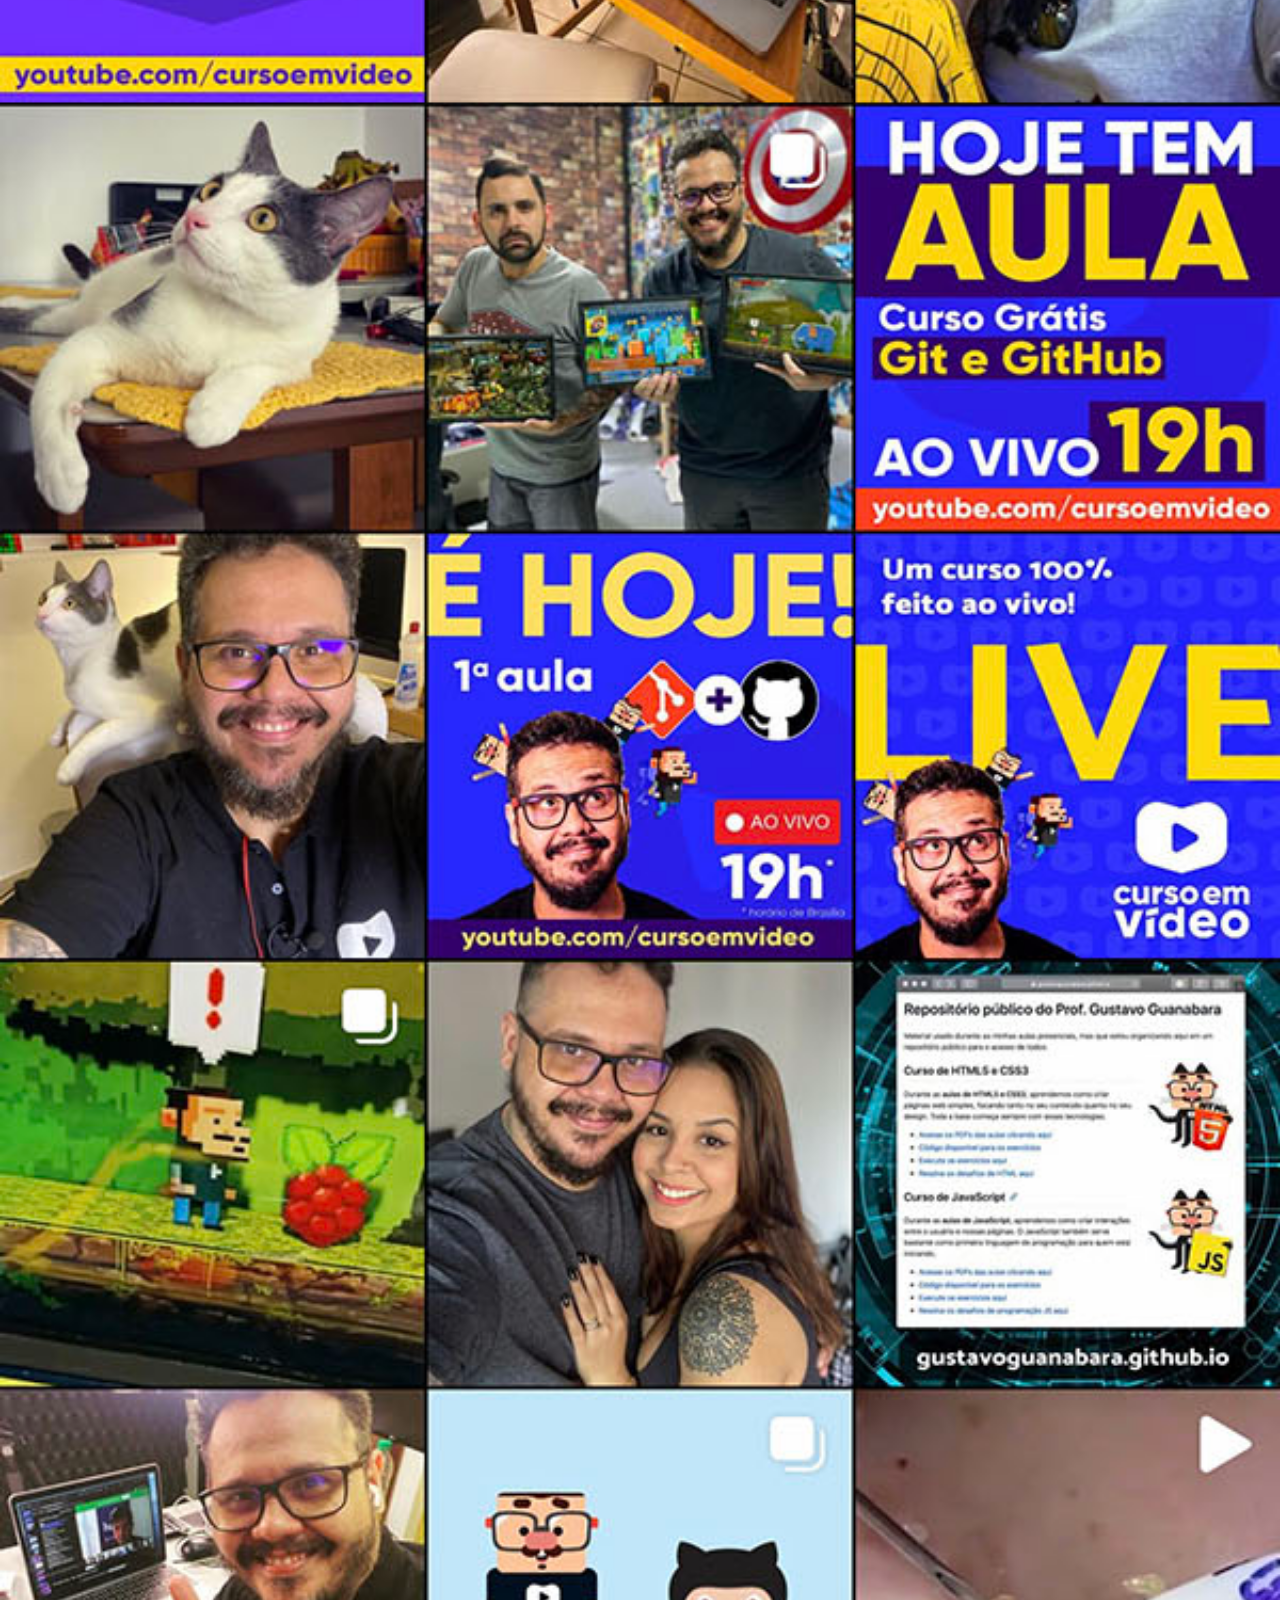
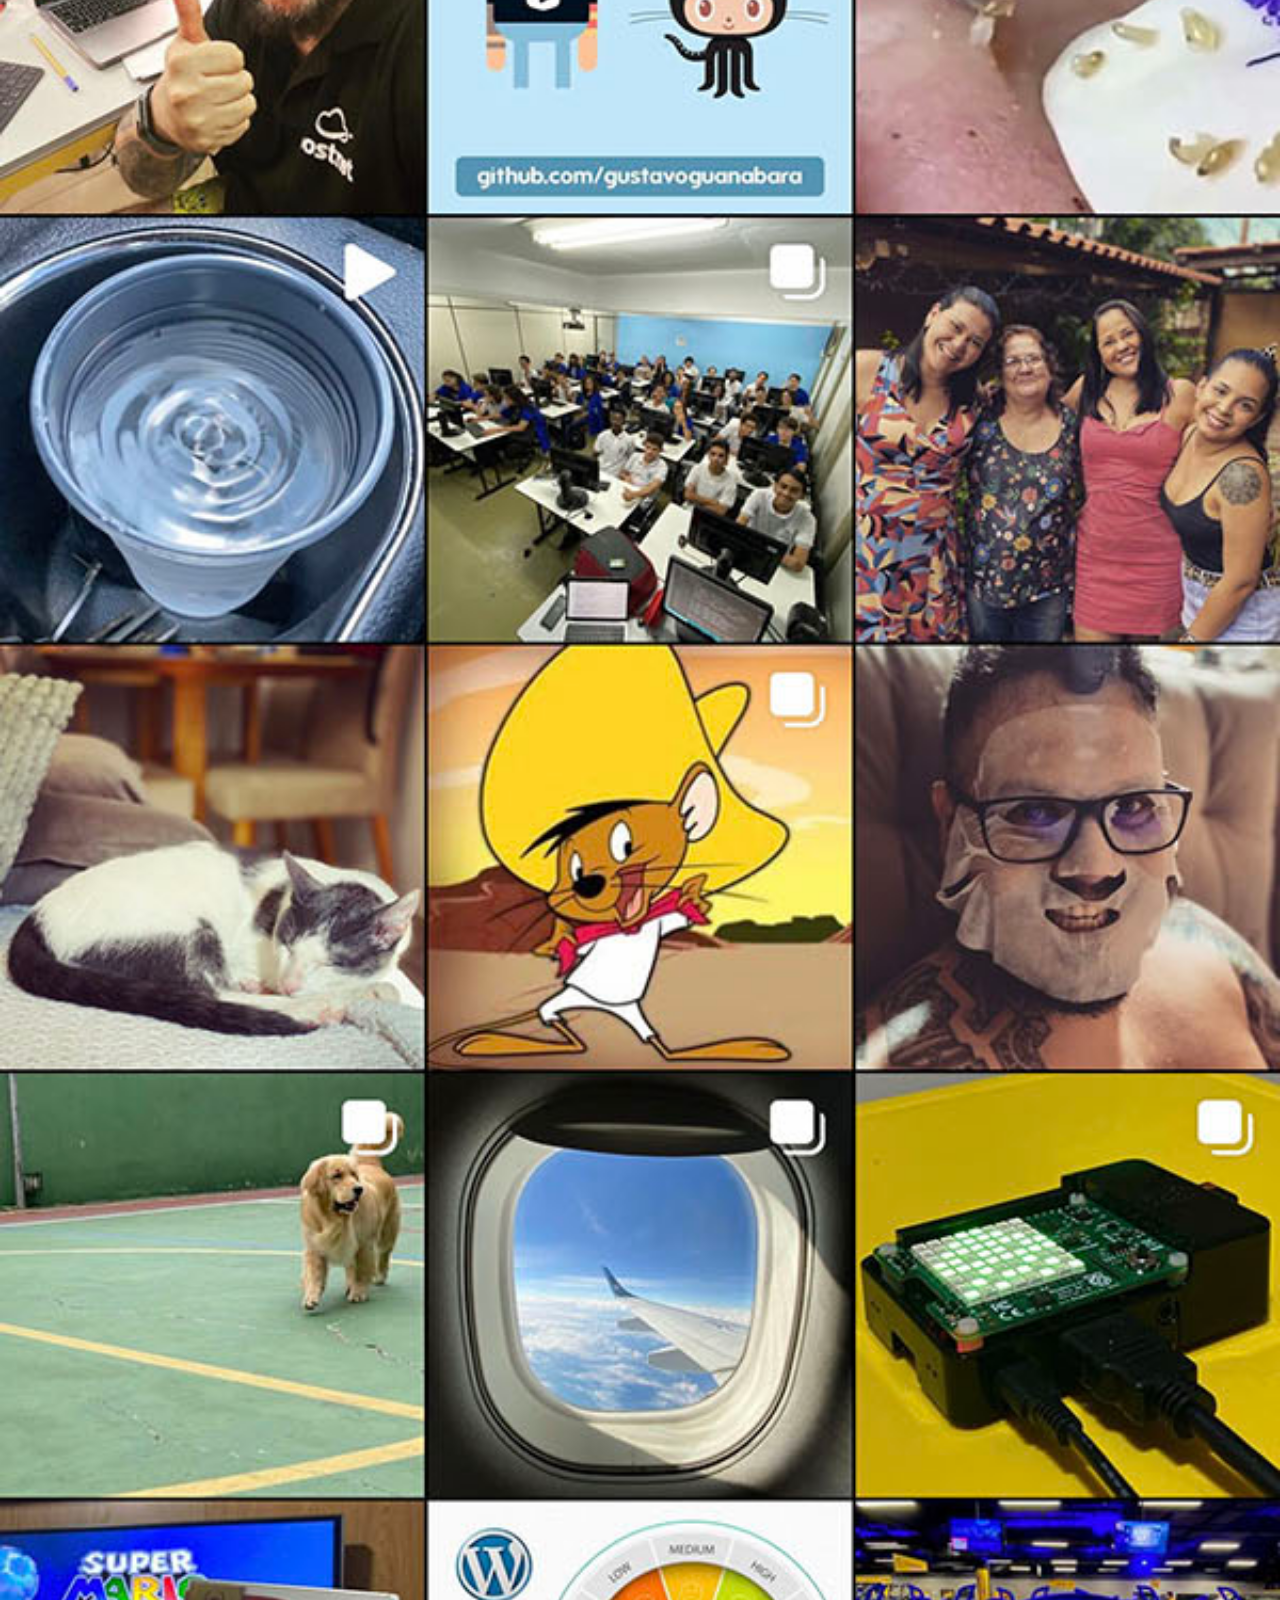
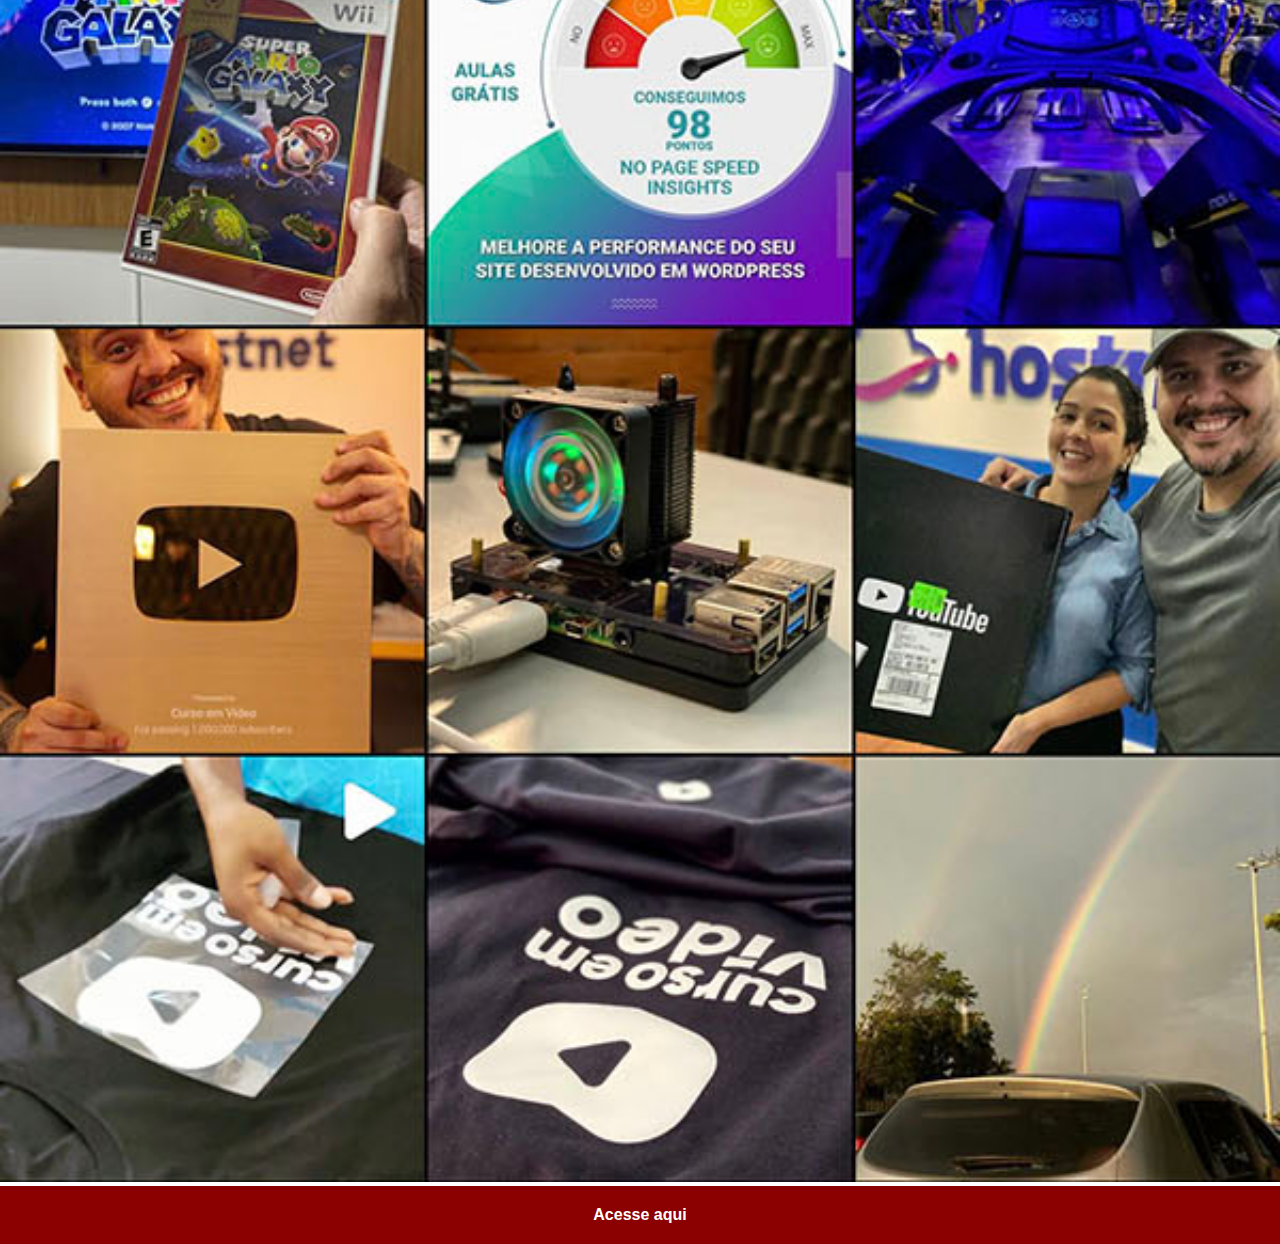
<file: instagram.html>
<!DOCTYPE html>
<html lang="pt-br">
<head>
    <meta charset="UTF-8">
    <meta name="viewport" content="width=device-width, initial-scale=1.0">
    <title>Instagram</title>
    <link rel="stylesheet" href="estilos/stylesociais.css">
</head>
<body>
    <img src="imagens/imagens/tela-instagram.jpg" alt="Instagram">
    <a href="https://www.instagram.com/cursoemvideo/" target="_blank">Acesse aqui</a>
</body>
</html>
</file>
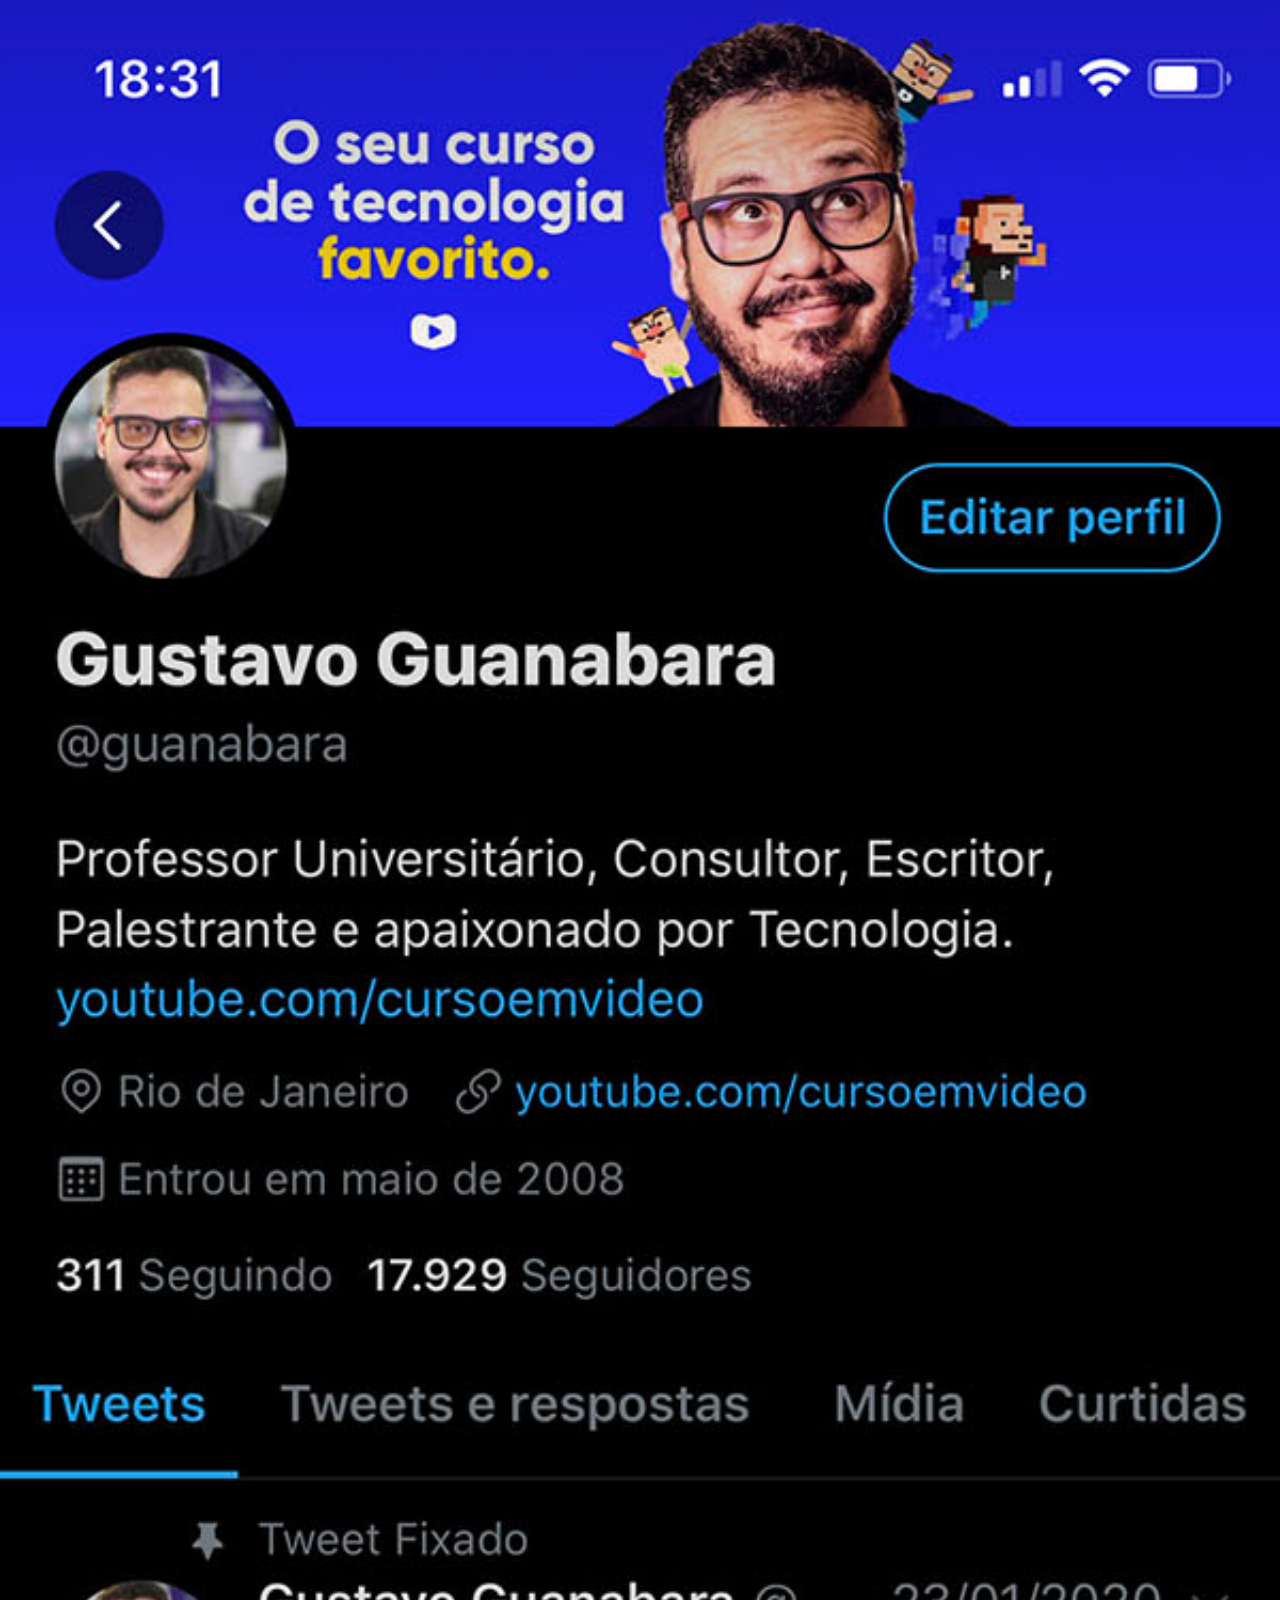
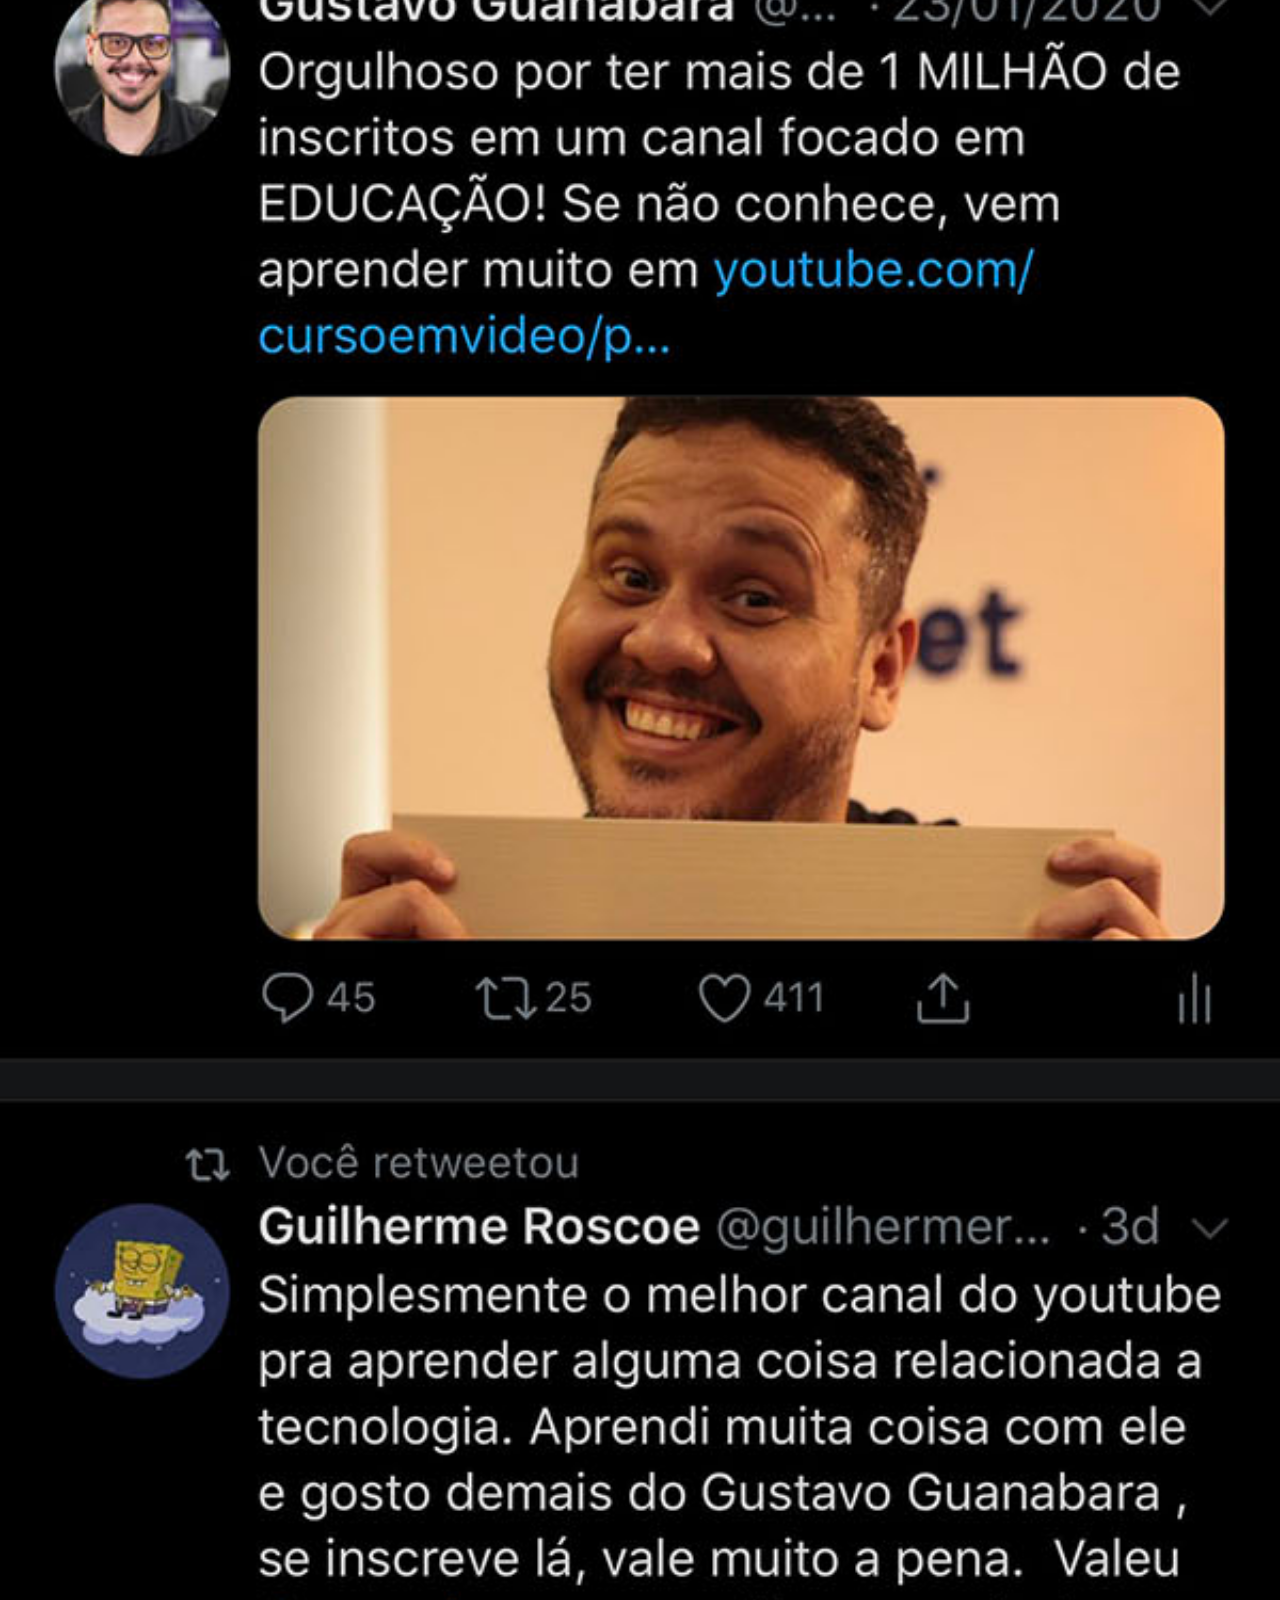
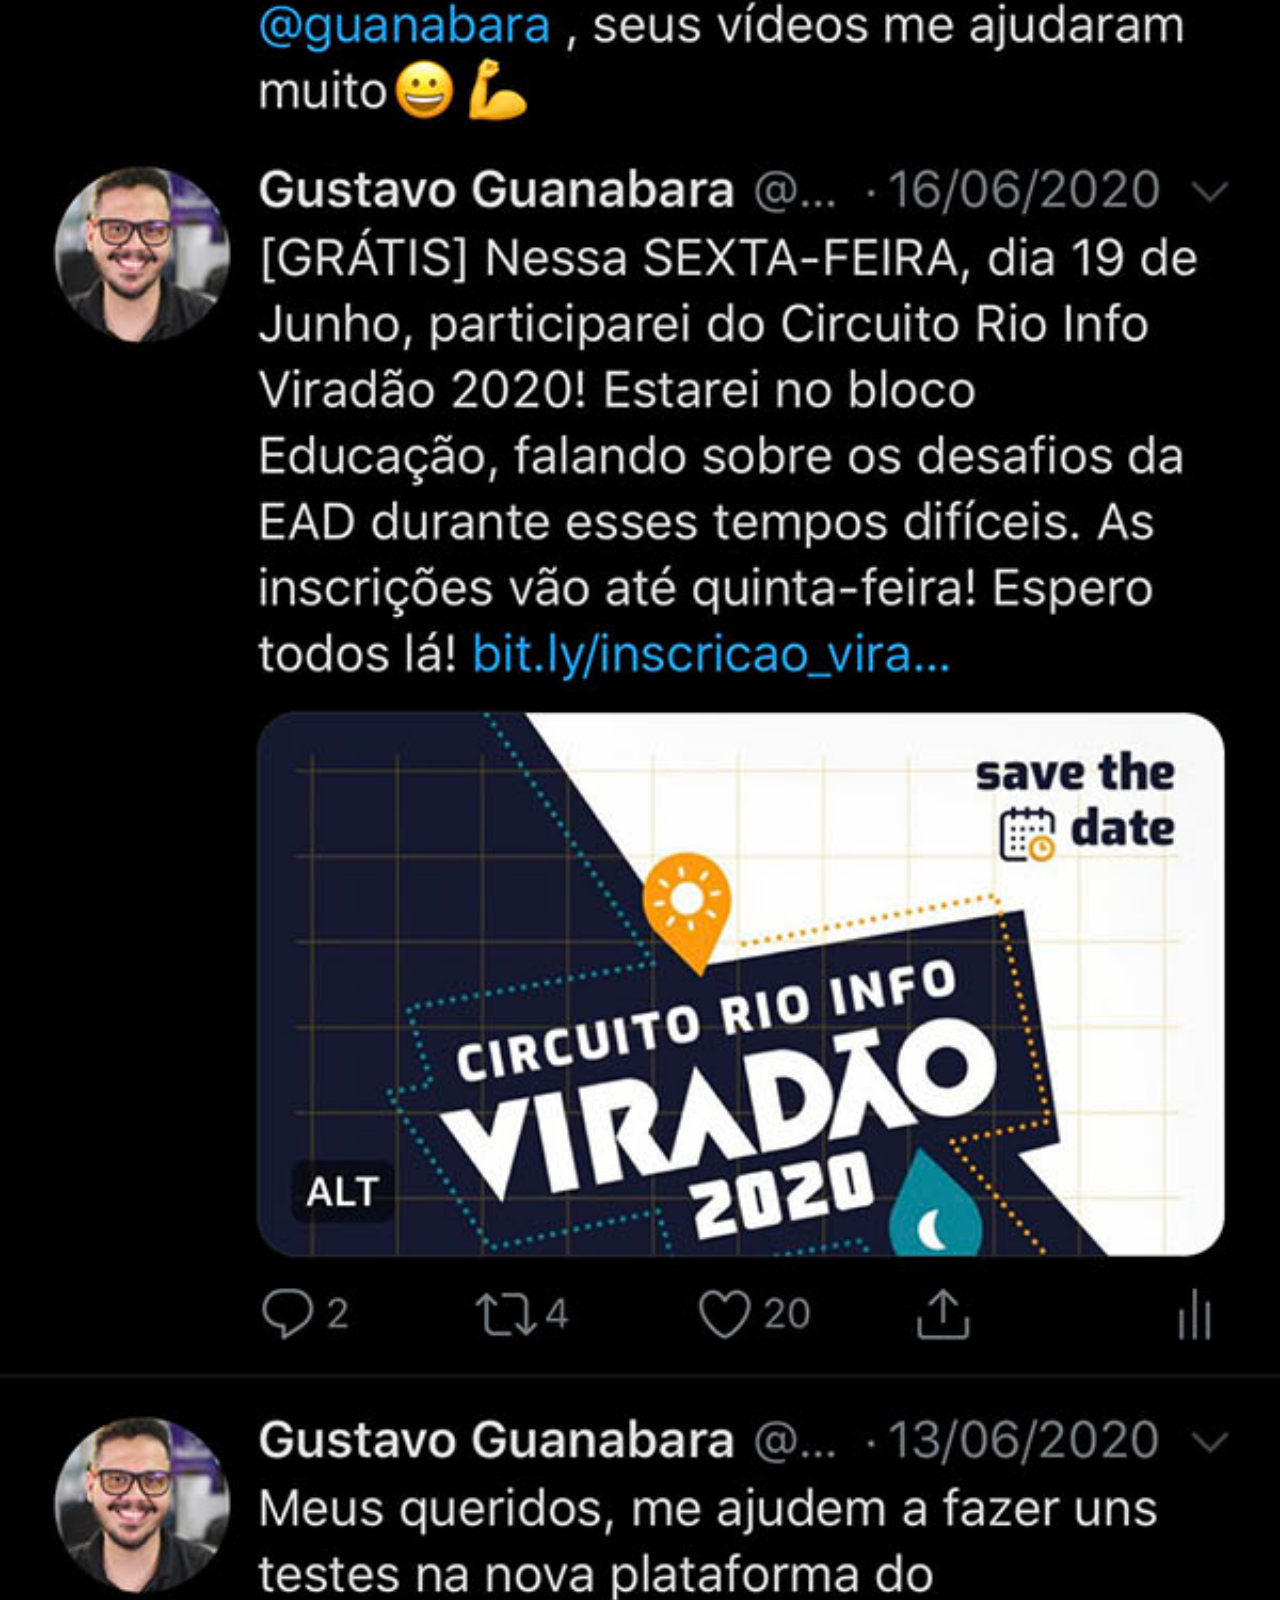
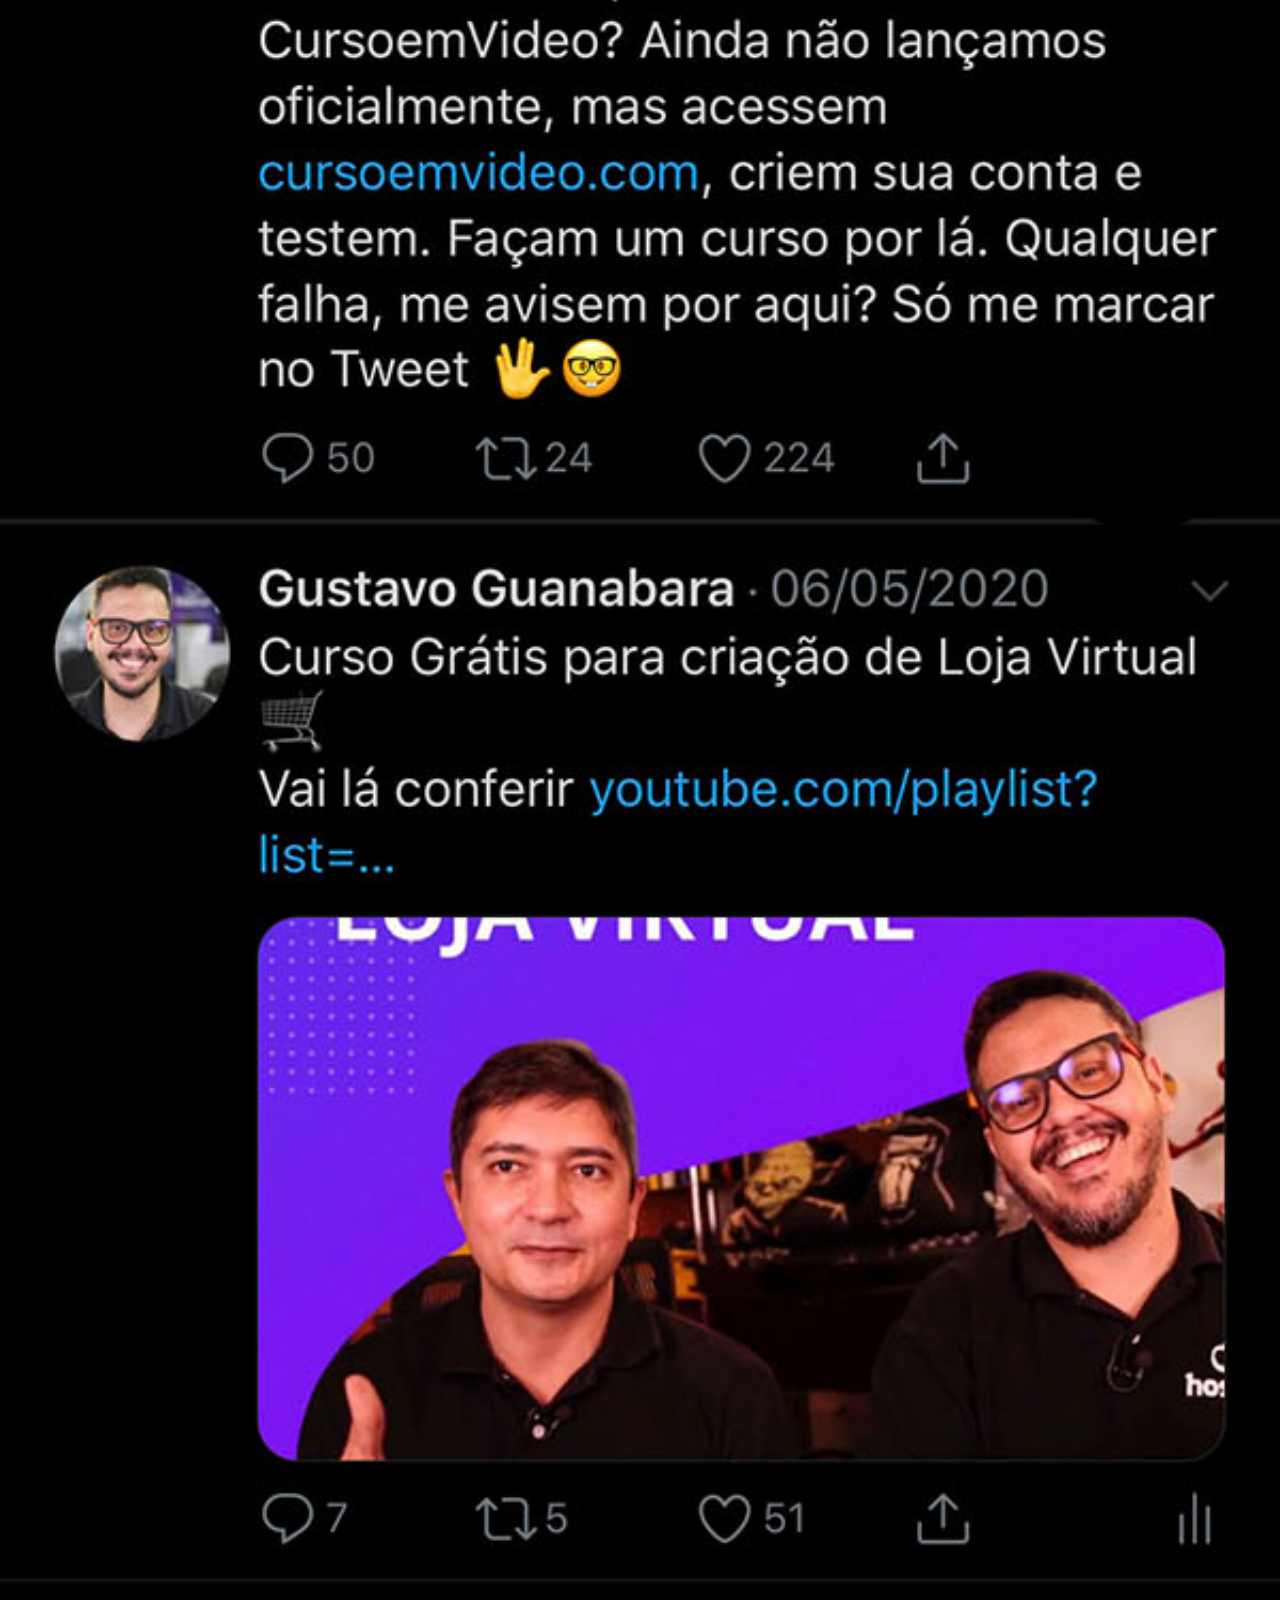
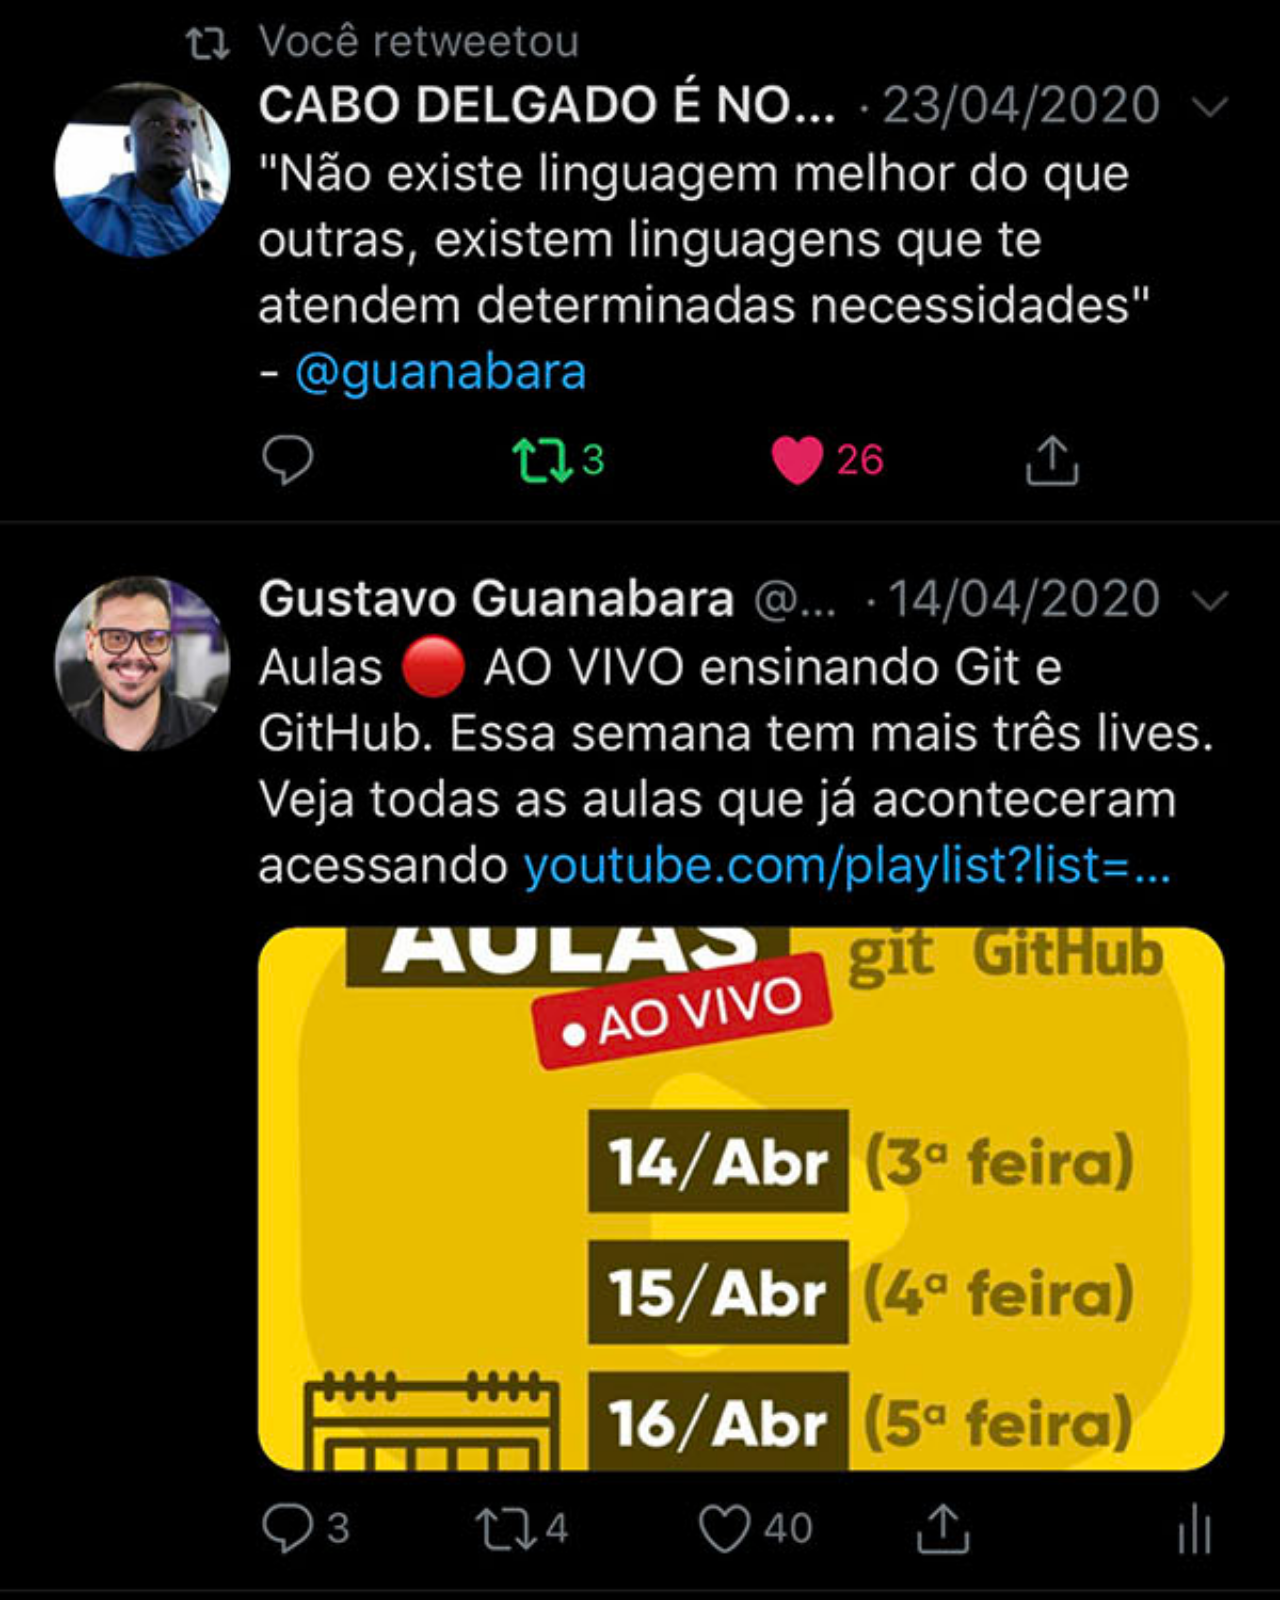
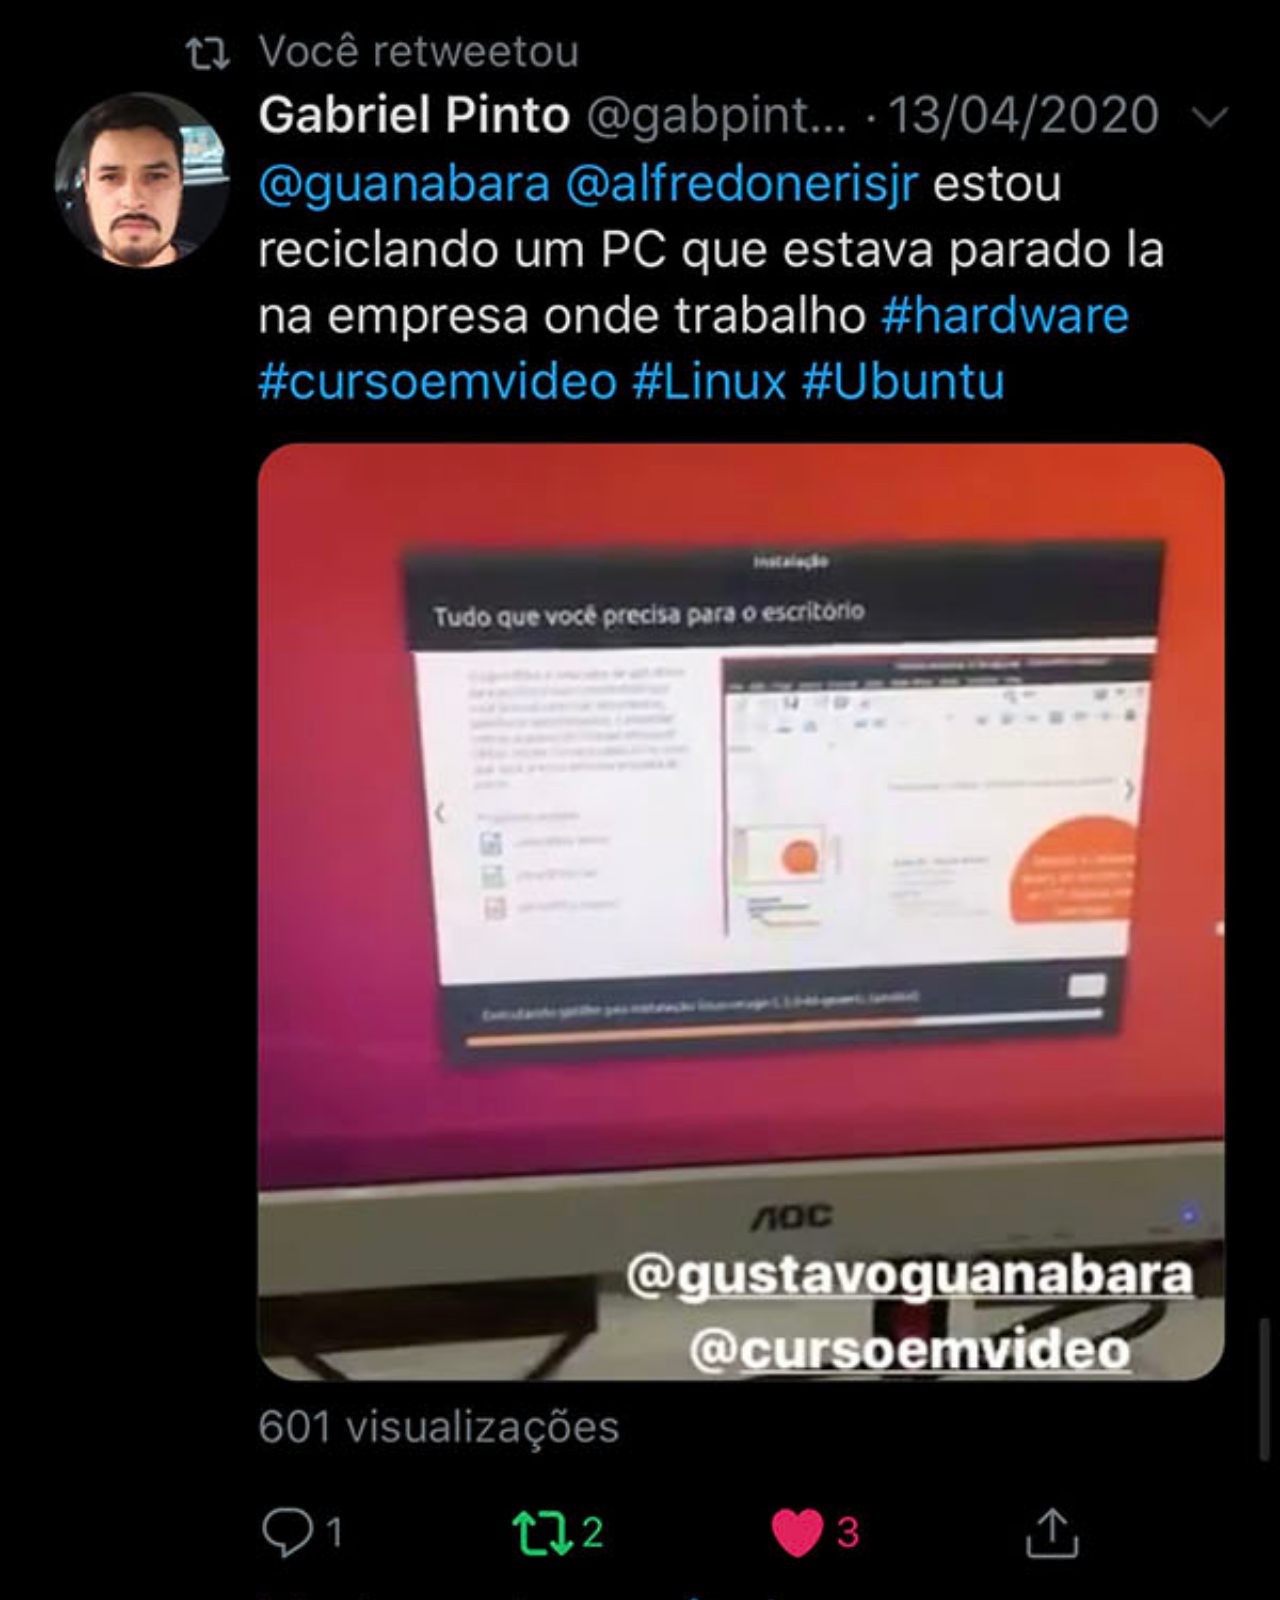
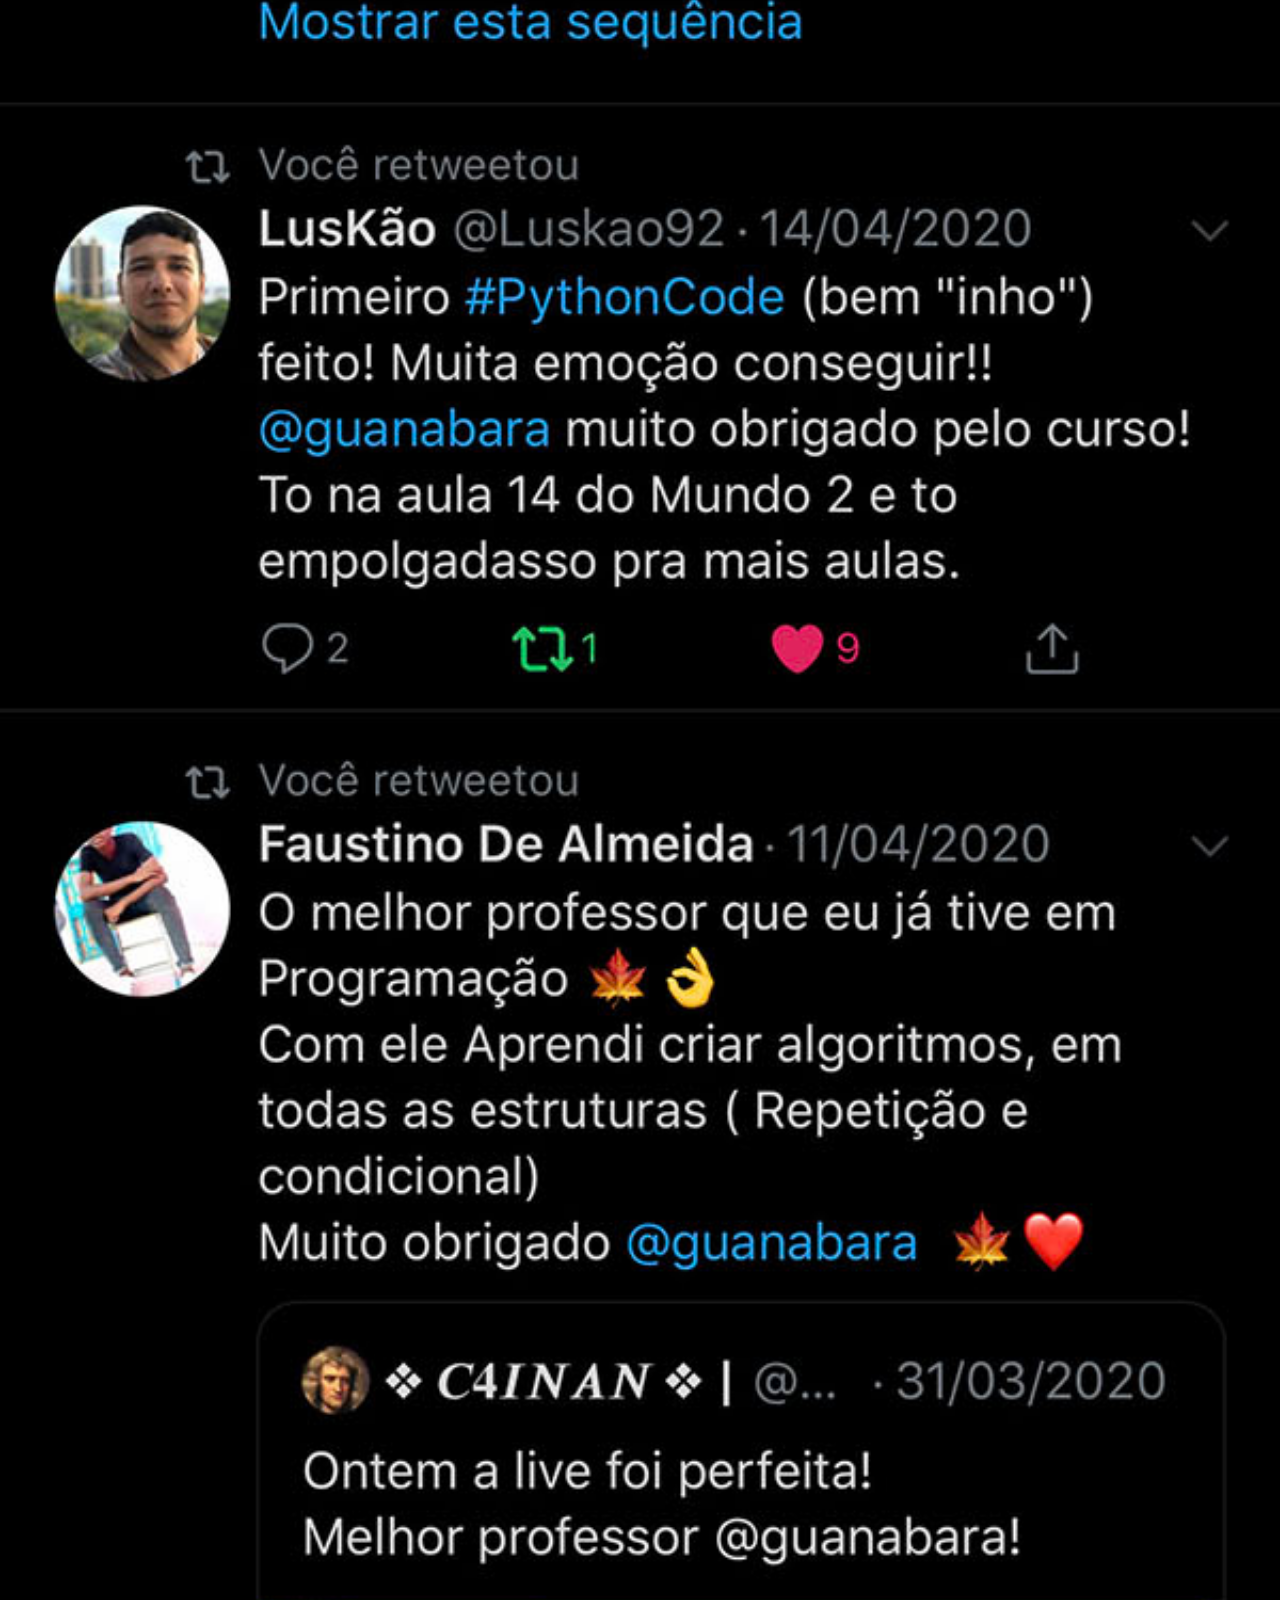
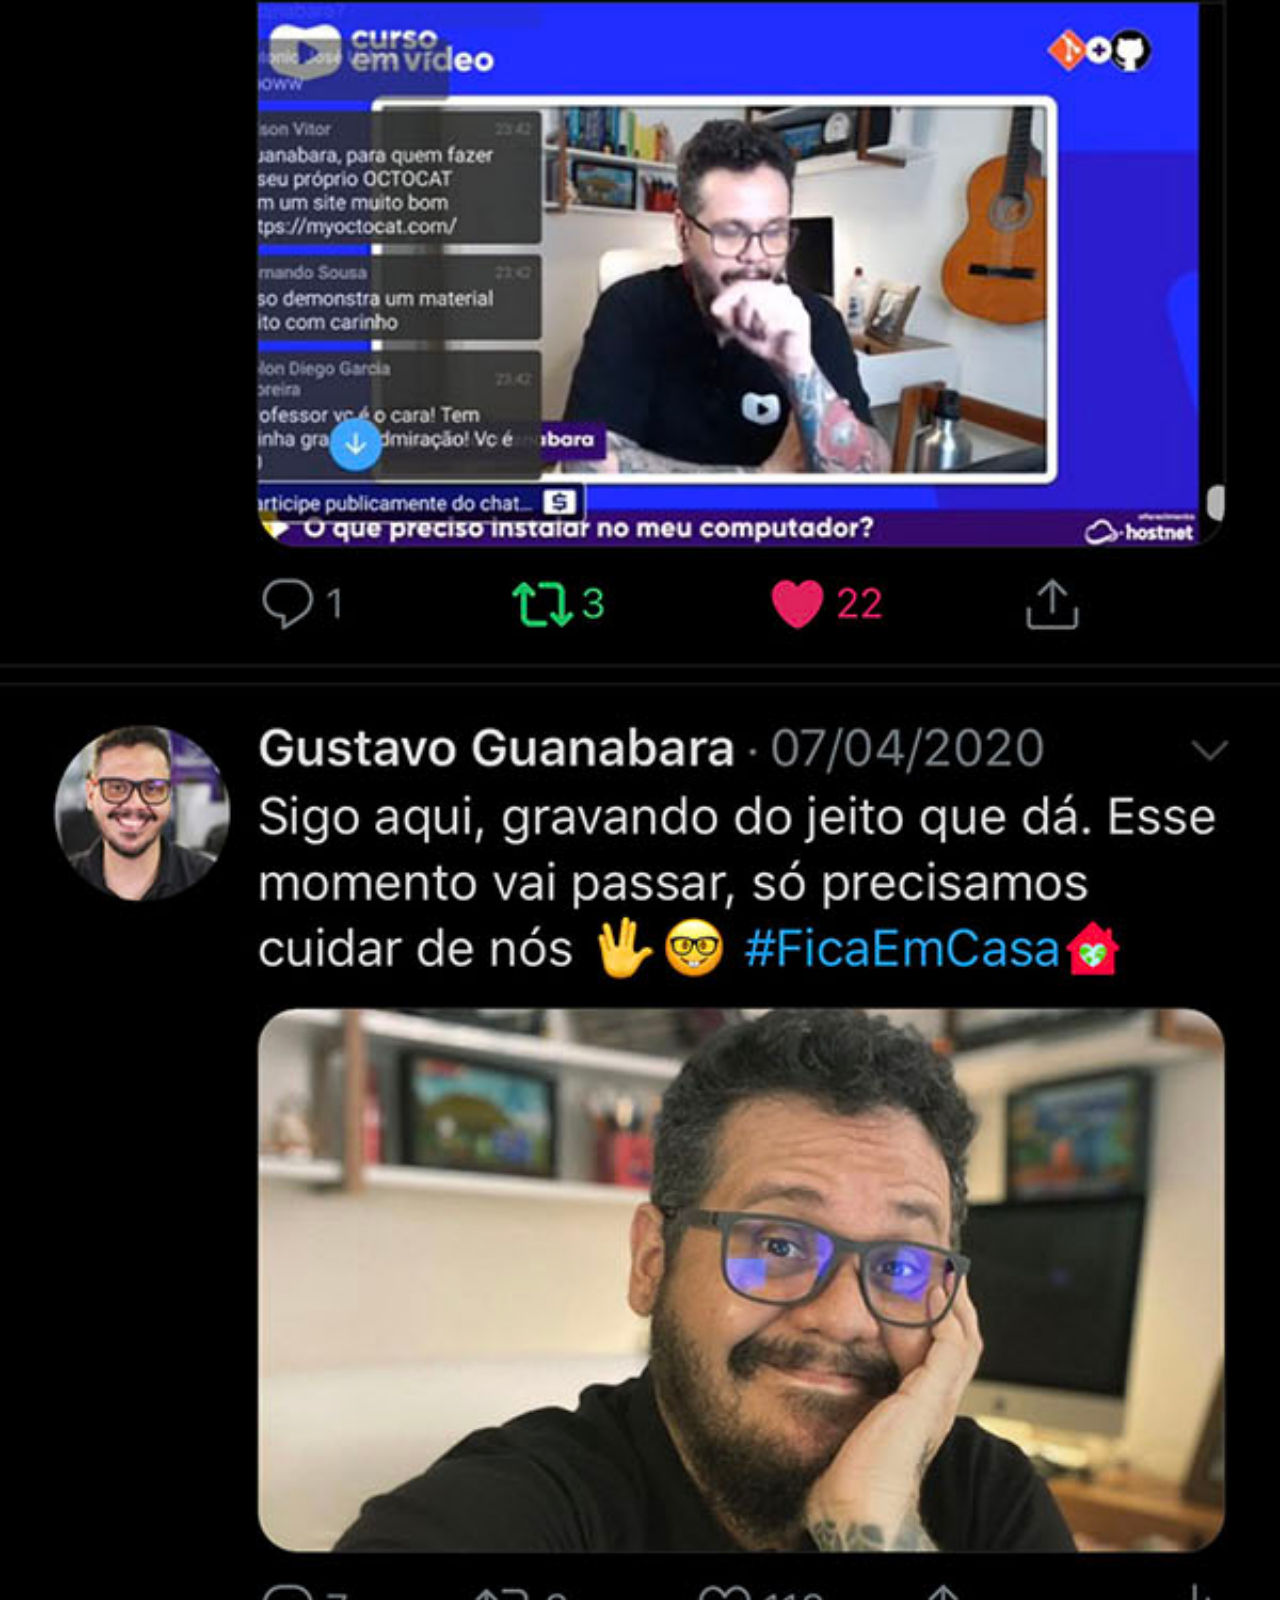
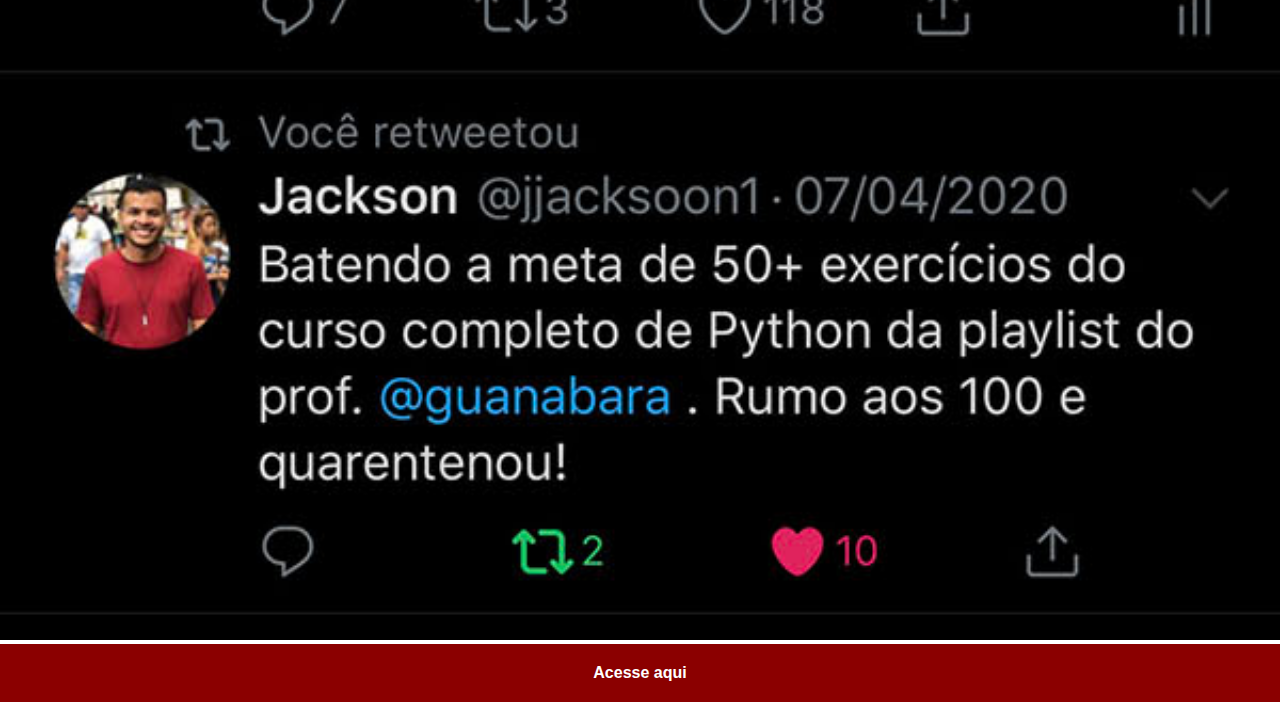
<file: twitter.html>
<!DOCTYPE html>
<html lang="pt-br">
<head>
    <meta charset="UTF-8">
    <meta name="viewport" content="width=device-width, initial-scale=1.0">
    <title>Document</title>
    <link rel="stylesheet" href="estilos/stylesociais.css">
</head>
<body>
    <img src="imagens/imagens/tela-twitter.jpg" alt="twitter">
    <a href="https://twitter.com/cursosemvideo">Acesse aqui</a>
</body>
</html>
</file>
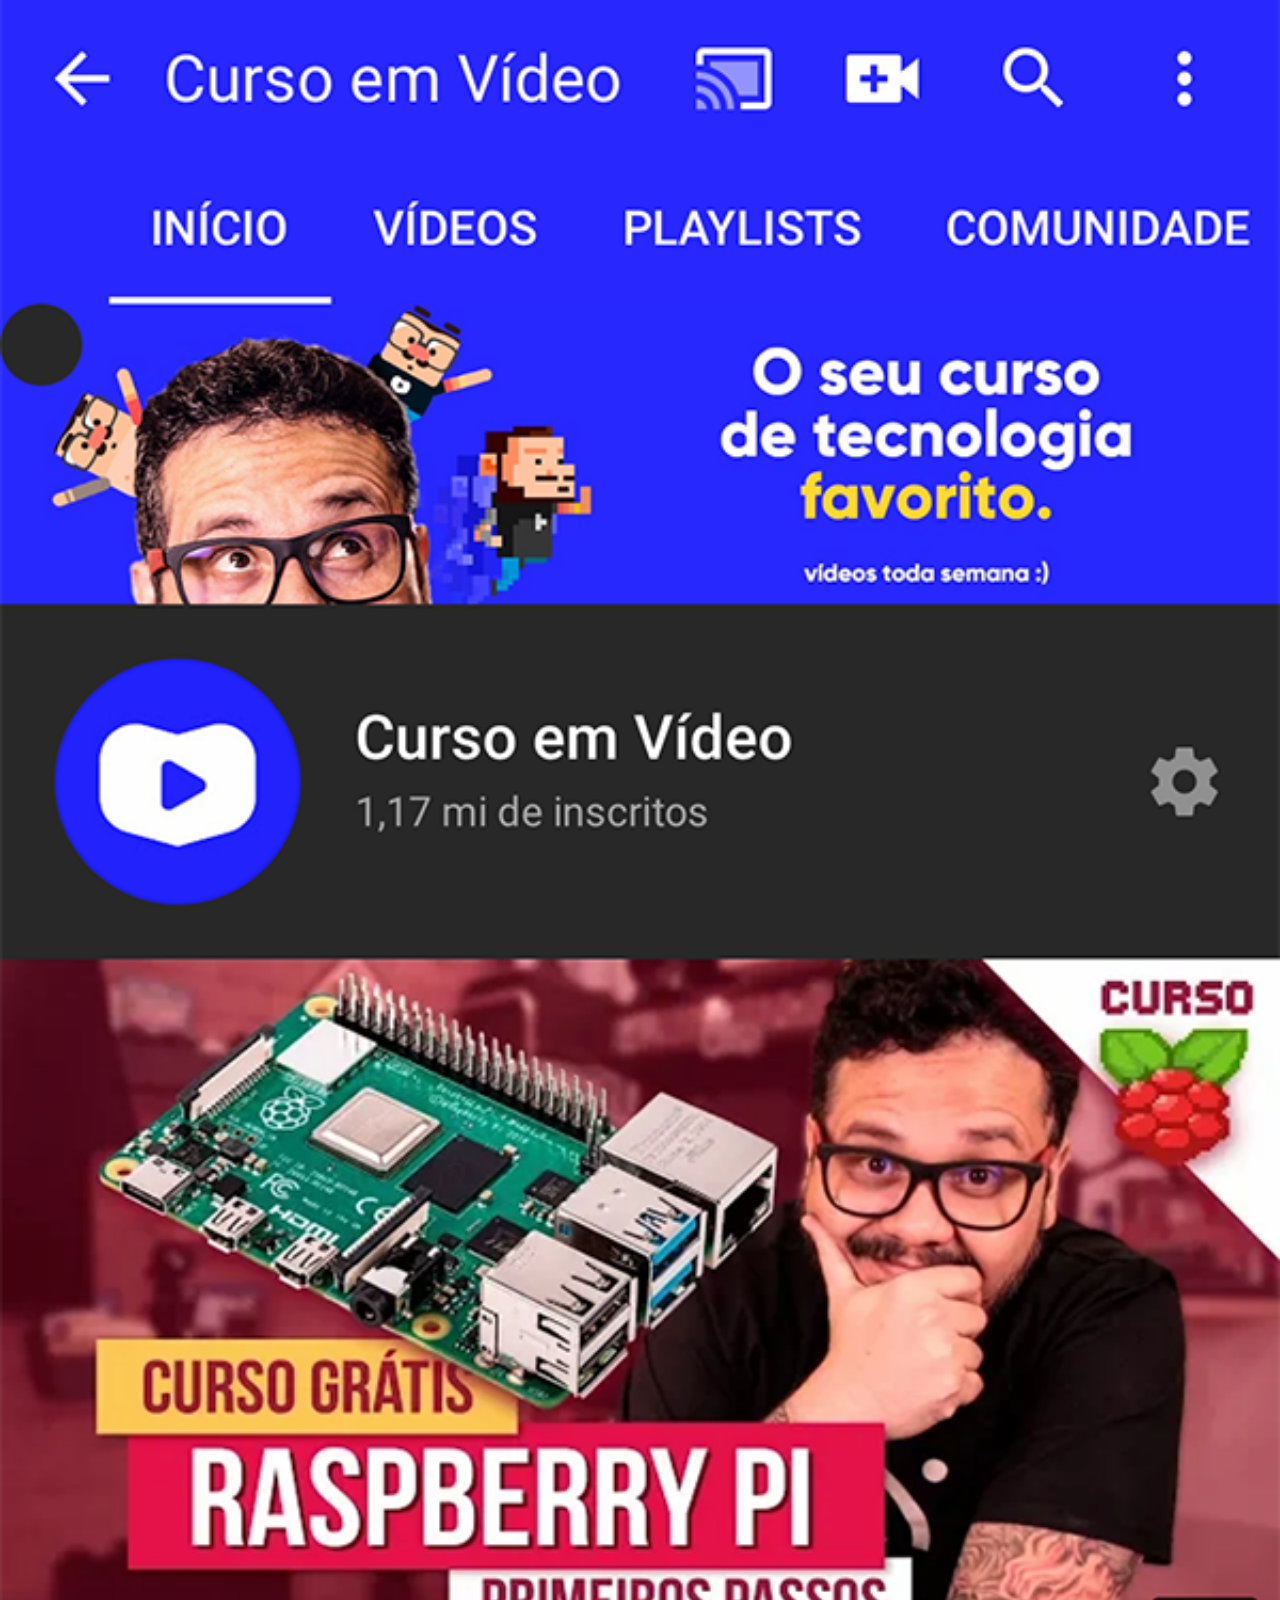
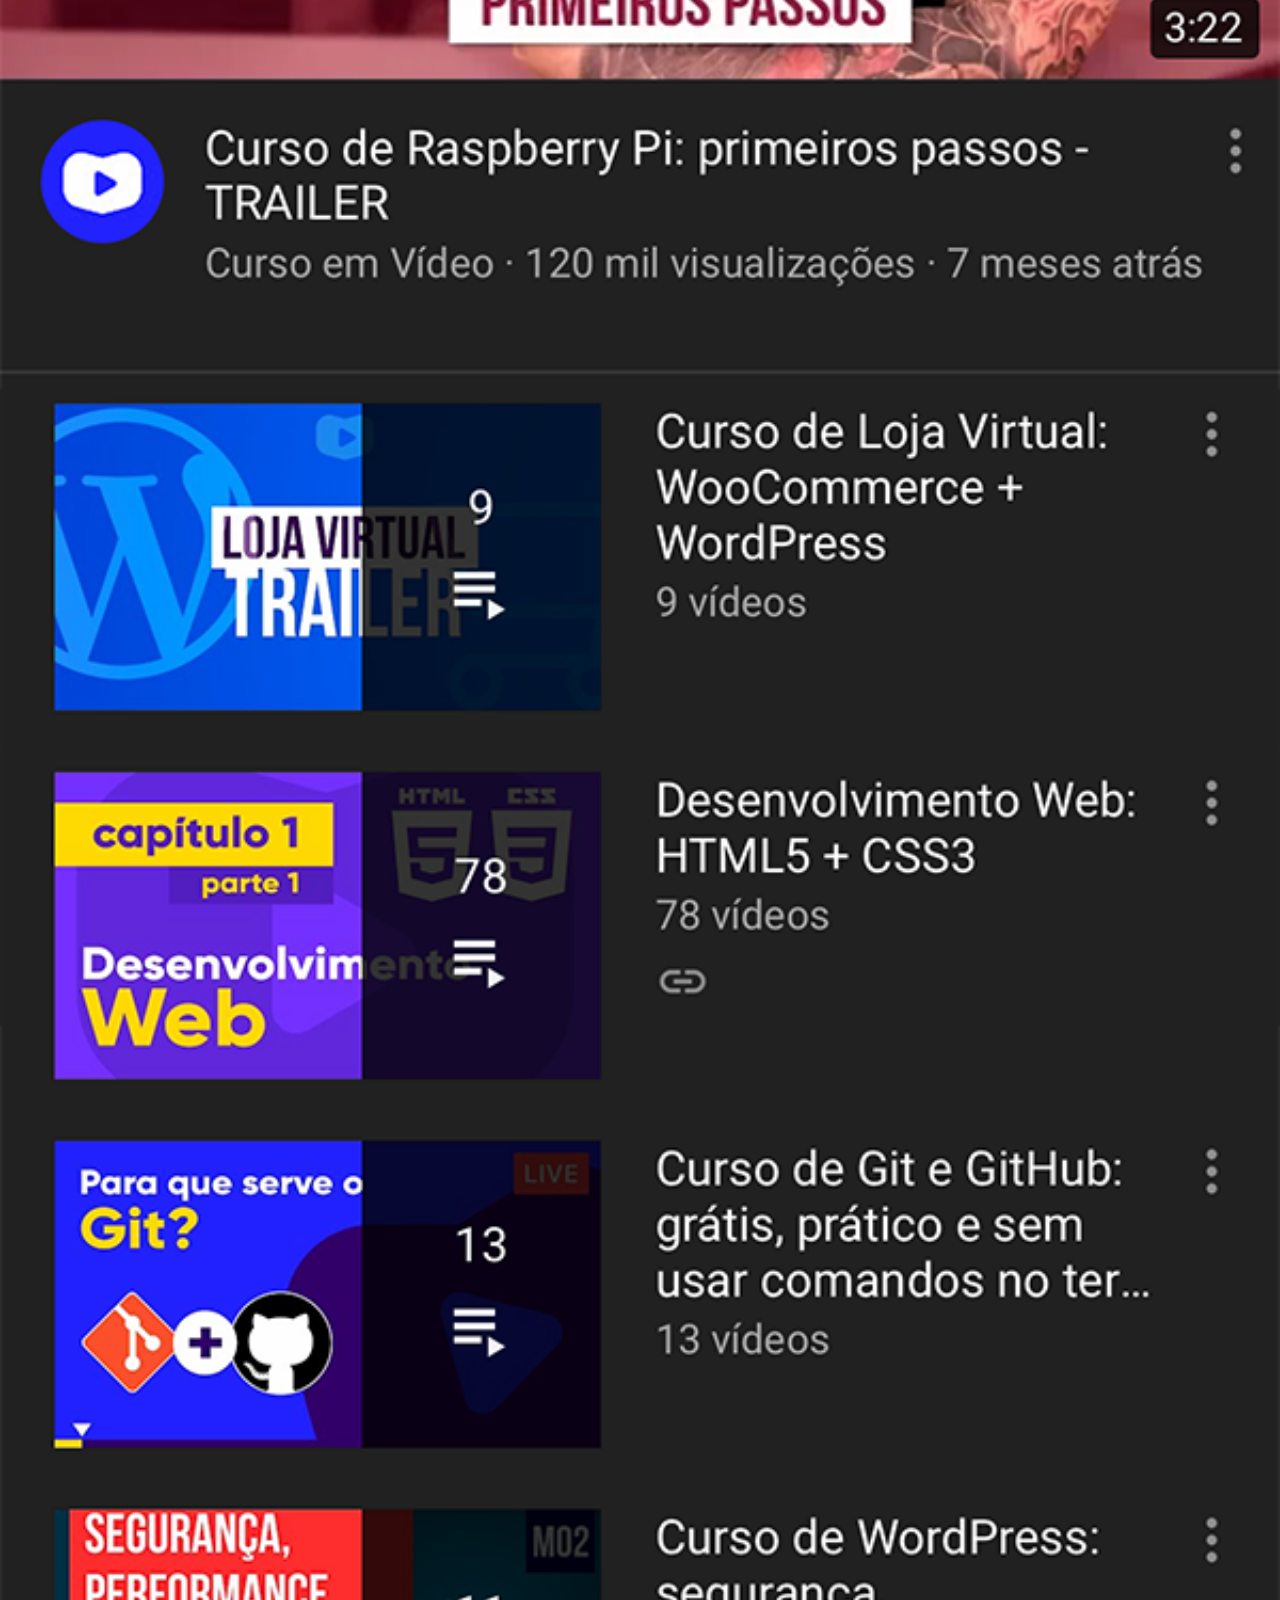
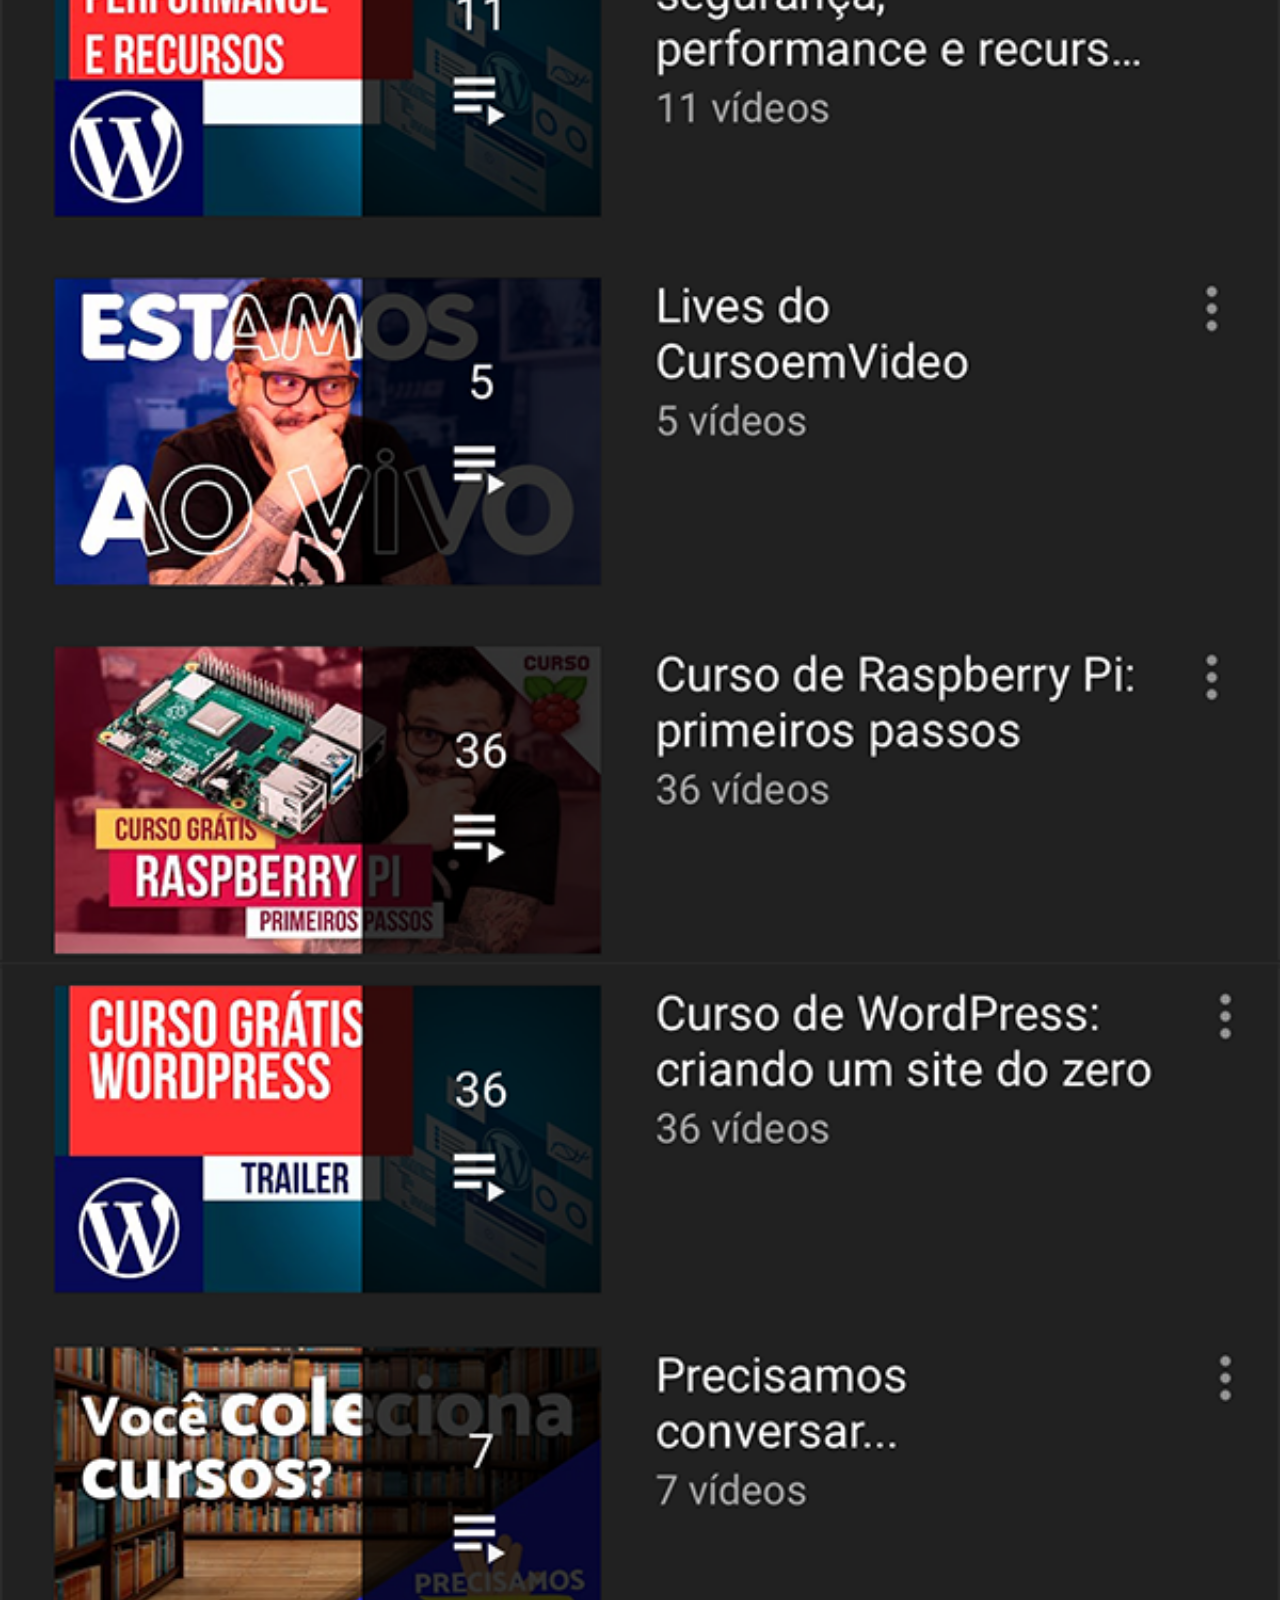
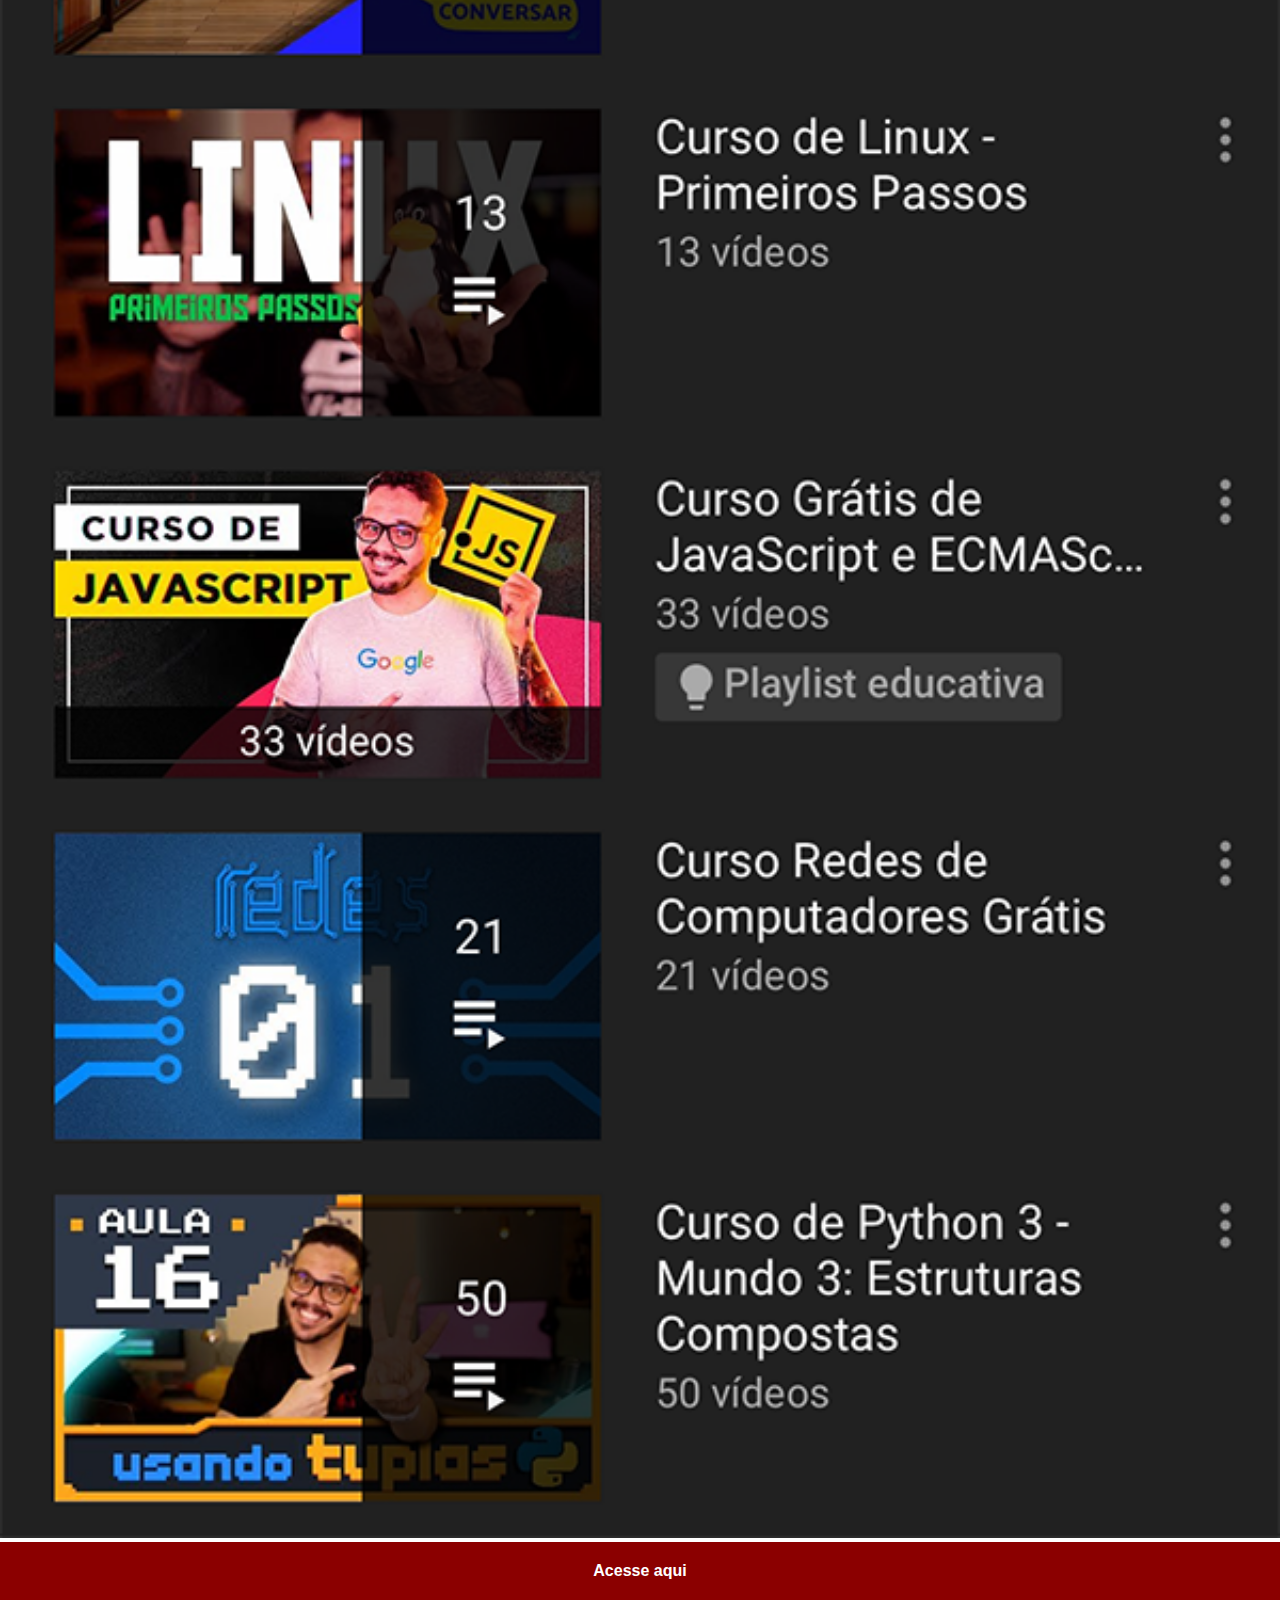
<file: youtube.html>
<!DOCTYPE html>
<html lang="pt-br">
<head>
    <meta charset="UTF-8">
    <meta name="viewport" content="width=device-width, initial-scale=1.0">
    <title>Youtube</title>
    <link rel="stylesheet" href="estilos/stylesociais.css">
    </style>
</head>
<body>
    <img src="imagens/imagens/tela-youtube.png" alt="Youtube">
    <a href="https://www.youtube.com/c/CursoemV%C3%ADdeo" target="_blank">Acesse aqui</a>
</body>
</html>
</file>
<file: estilos/style.css>
@charset "UTF-8";

*{
    margin: 0px;
    padding: 0px;
    font-family: Arial, Helvetica, sans-serif;
}

html, body{
    height: 100vh;
    width: 100vw;
    background-color: black;
}
body{
    background: url(../imagens/imagens/fundo-madeira.jpg) no-repeat top center;
    background-size: cover;
    background-attachment: fixed;
}

main{
    height: 100vh;
    position: relative;

}

section#telefone{
    height: 627px;
    width: 311px;
    position: absolute;
    top: 50%;
    left: 50%;
    transform: translate( -50%, -50%);

    background: url(../imagens/imagens/frame-iphone.png) no-repeat;
}
iframe#tela{
    position: relative;
    top: 80px;
    left: 22px;
    width: 267px;
    height: 471px;
}
section#redes{
    text-align: right;
}
section#redes img{
    width: 50px;
    height: 50px;
    margin: 10px;
    border-radius: 50%;
    box-shadow: 2px 2px 5px rgba(0, 0, 0, 0.452);
    box-sizing: border-box; /*Tira o efeito de popup do botão, incorpora a borda*/
}
section#redes img:hover{
    border: 2px solid white;
    box-shadow: 5px 5px 10px black; /*Sombra em animção hover*/
    transform: translate(-3px, -3px); /*movimentação do botão em hover "INDIVIDUAL", SEM box sizing move tbm mas é tudo e é para baixo*/
    transition: transform 0.4s;
}
</file>
<file: estilos/stylesociais.css>
@charset "UTF-8";

*{
    padding: 0;
    margin: 0;
    font-family: Arial, Helvetica, sans-serif;
}

::-webkit-scrollbar{
    width: 0px;
    height: 0px;
}
img{
    width: 100vw;
}
a{
    display: block;
    padding: 20px;
    background-color: darkred;
    color: white;
    text-align: center;
    font-weight: bolder;
    text-decoration: none;
}
a:hover{
    background-color: red;
}
</file>
